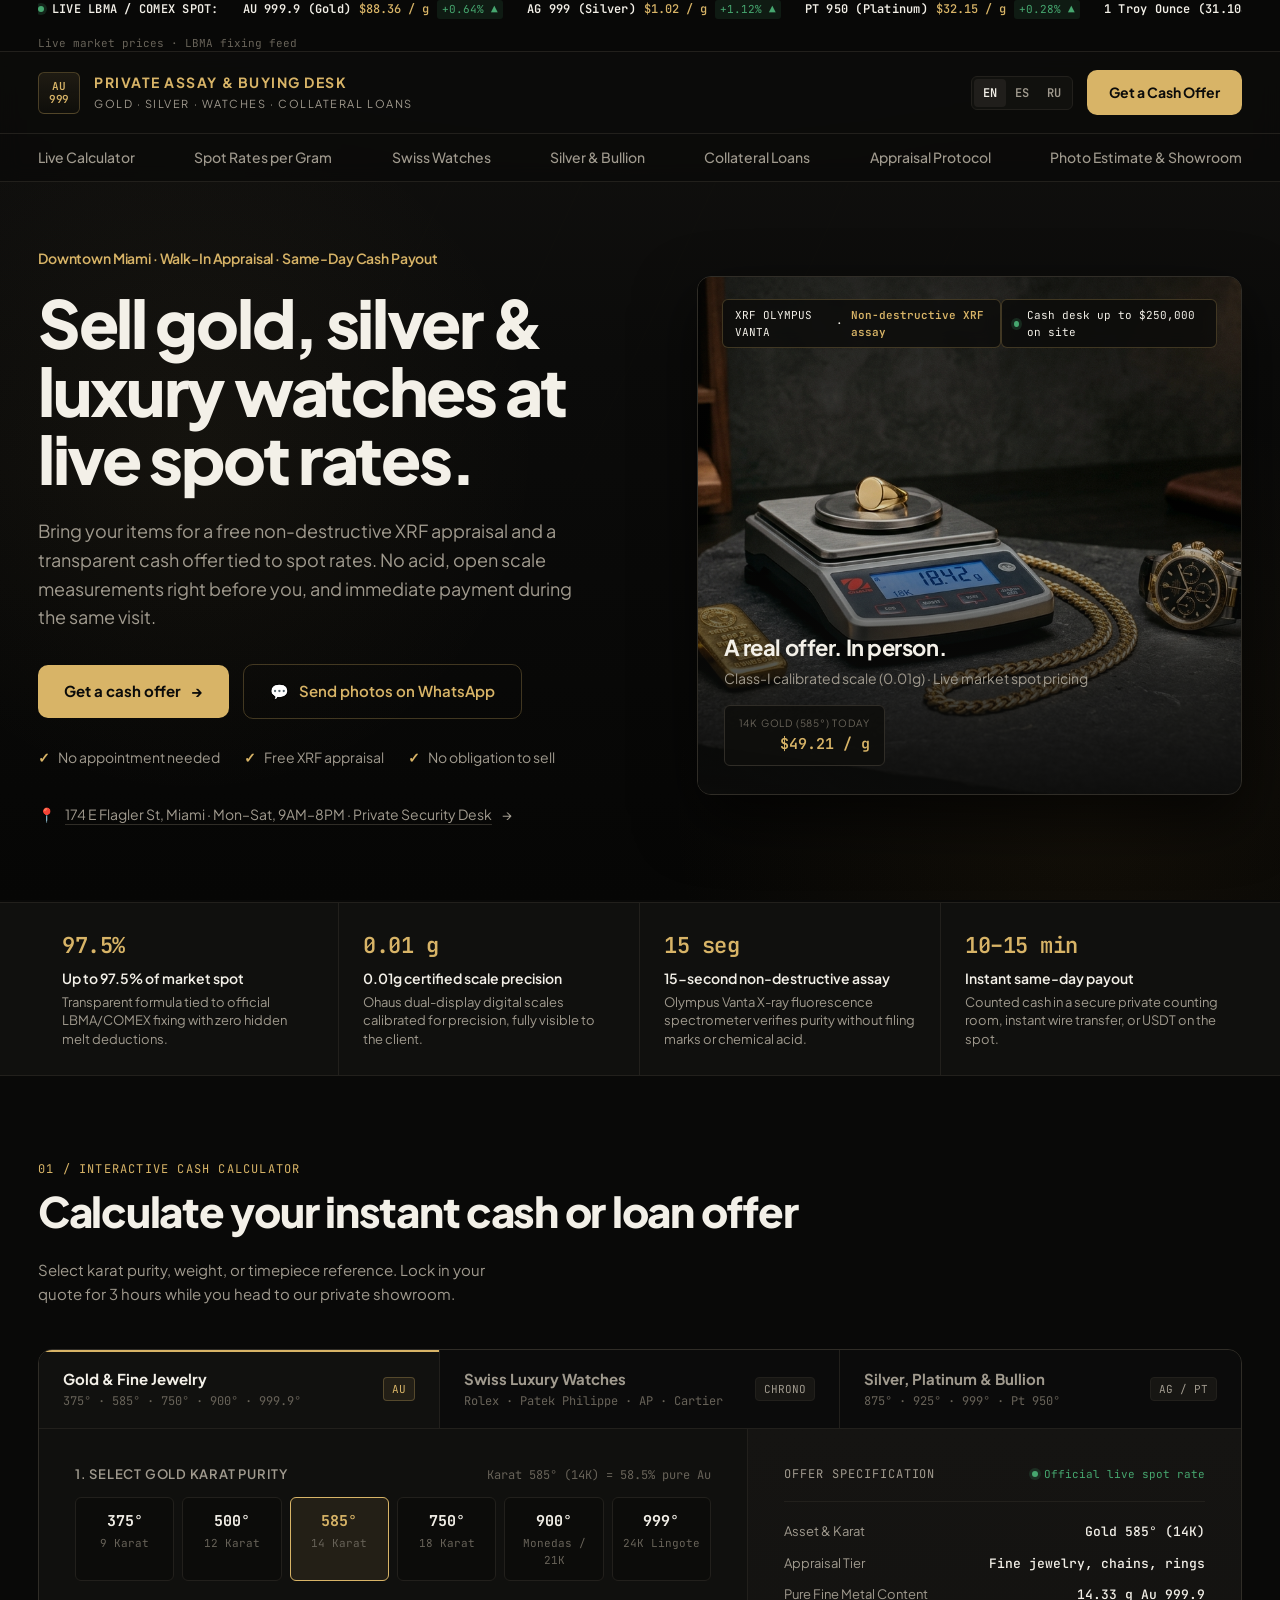
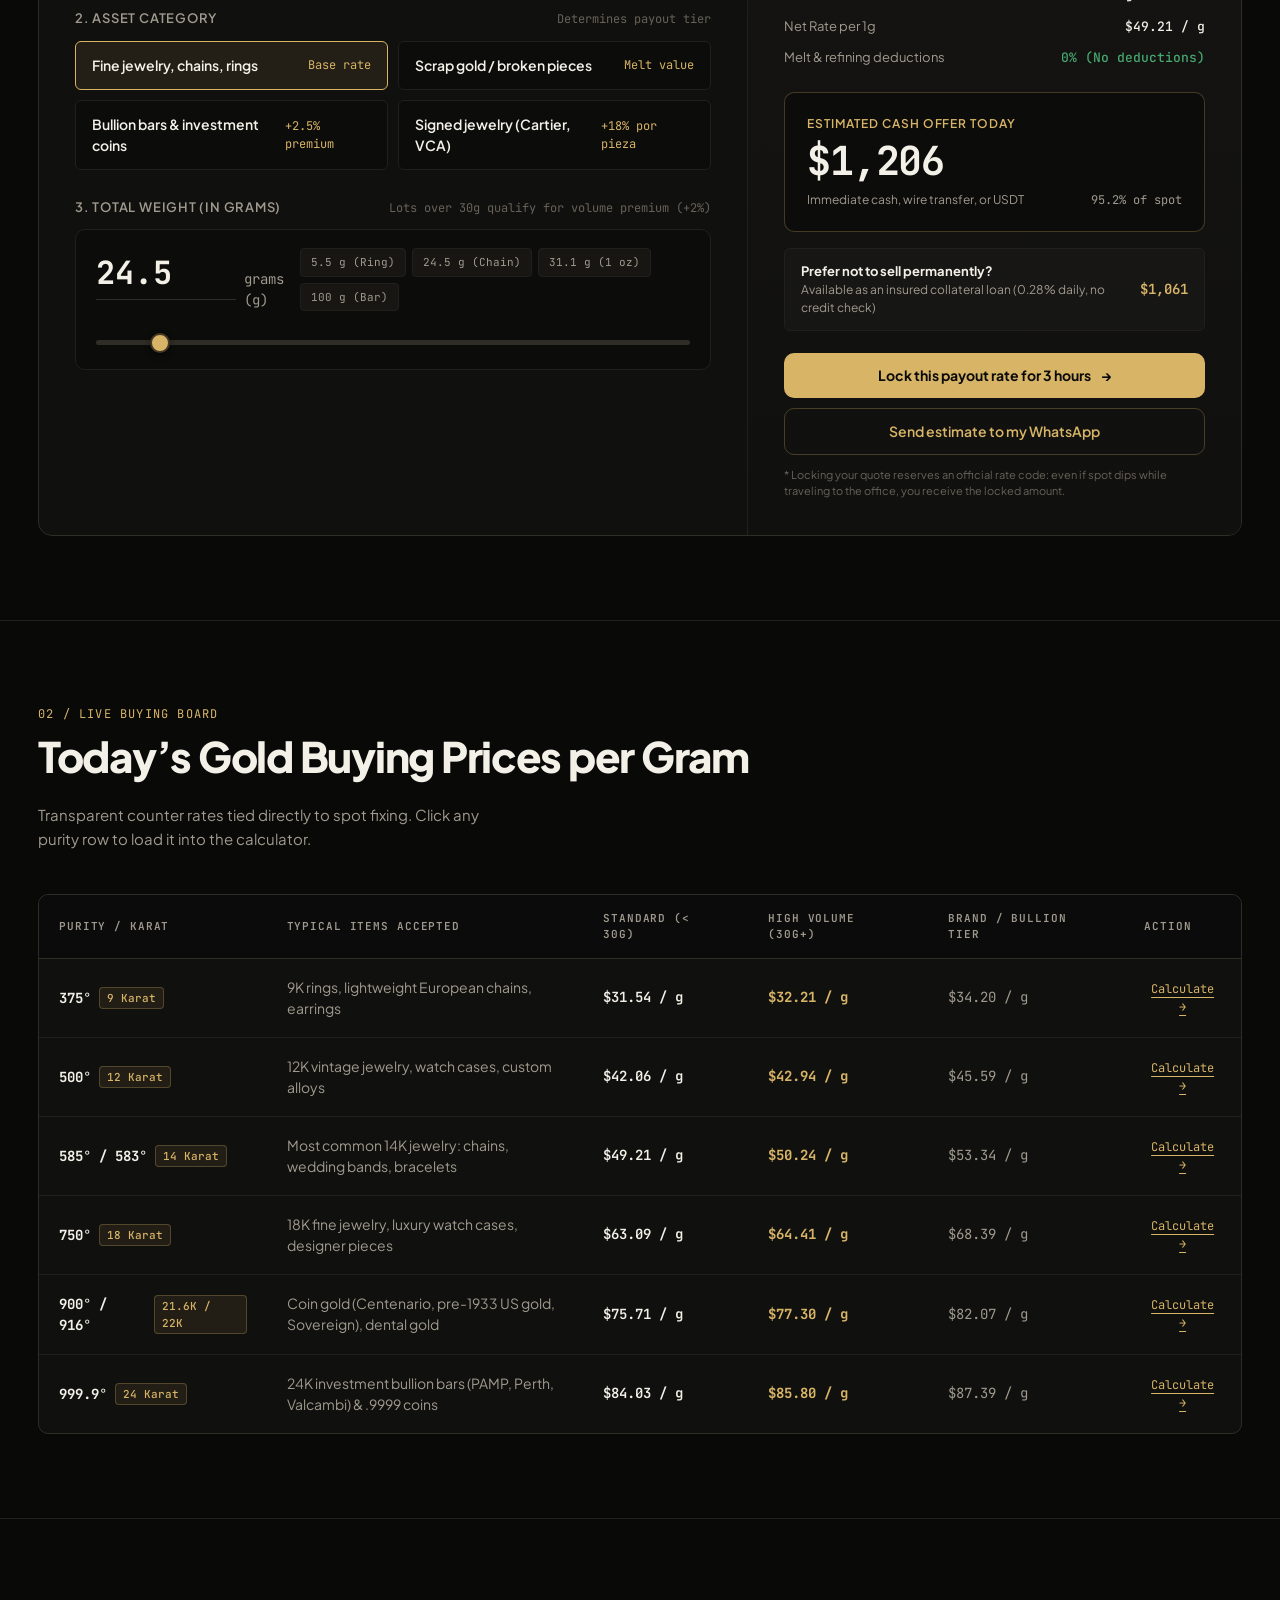
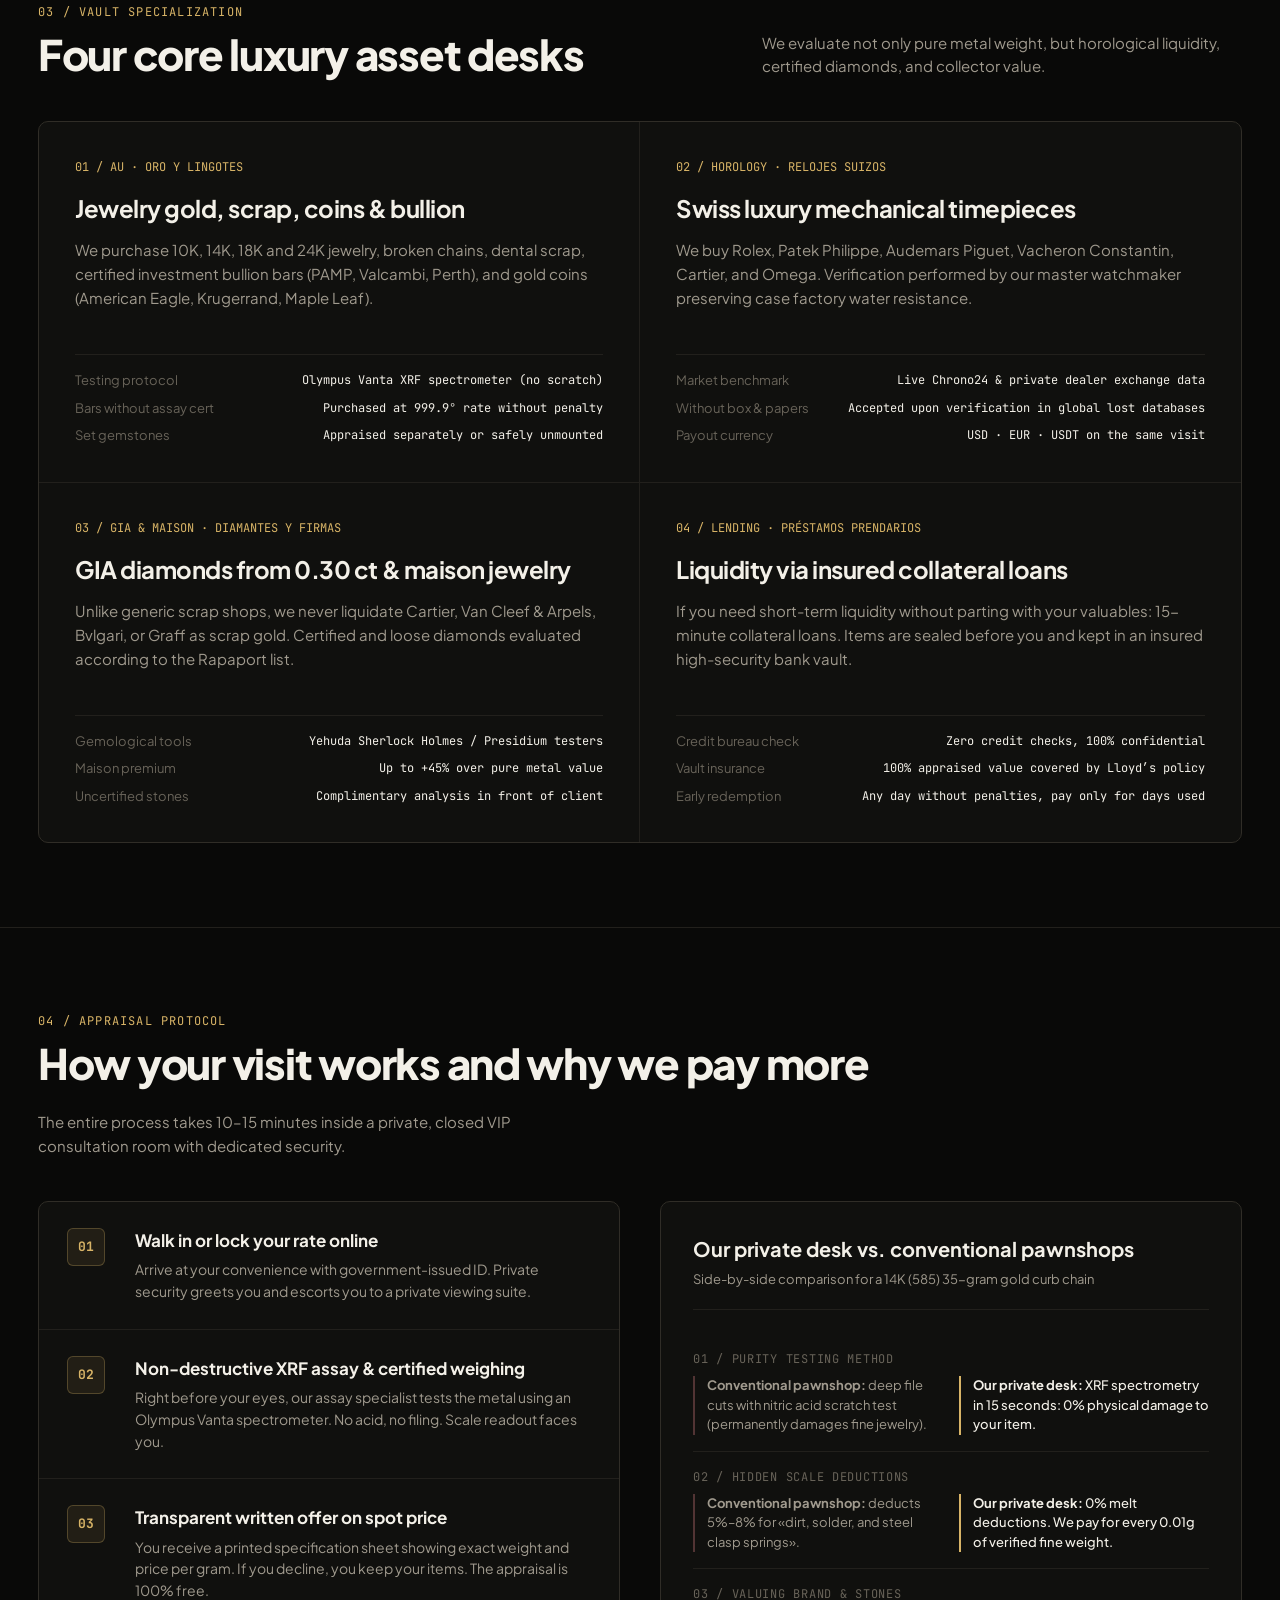
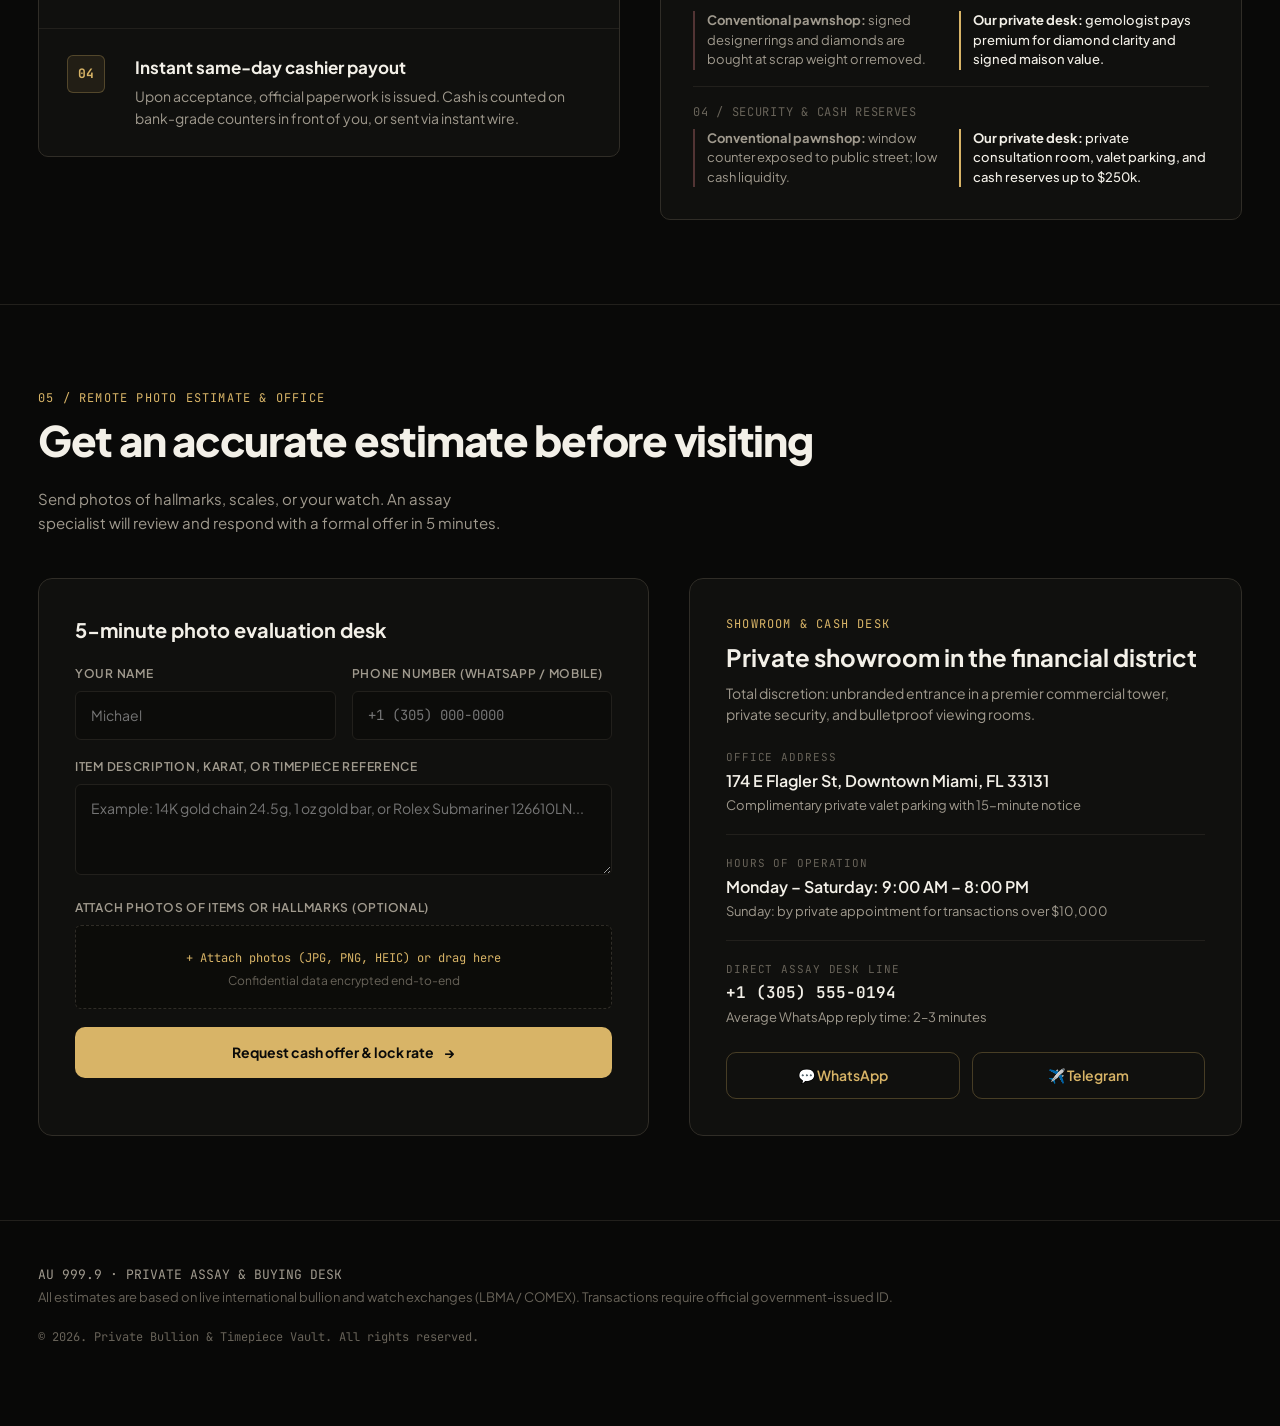
<file: index.html>
<!DOCTYPE html>
<html lang="en">
<head>
  <meta charset="UTF-8" />
  <meta name="viewport" content="width=device-width, initial-scale=1.0" />
  <title data-i18n="page_title">Private Assay & Buying Desk · Gold, Silver & Swiss Timepieces</title>
  <link rel="preconnect" href="https://fonts.googleapis.com">
  <link rel="preconnect" href="https://fonts.gstatic.com" crossorigin>
  <link href="https://fonts.googleapis.com/css2?family=Instrument+Serif:ital@0;1&family=JetBrains+Mono:wght@400;500;600;700&family=Plus+Jakarta+Sans:wght@400;500;600;700;800&display=swap" rel="stylesheet">
  <link rel="stylesheet" href="./styles.css" />
</head>
<body>

  <!-- ULTRA-LIGHTWEIGHT STATIC LUXURY BACKGROUND (0% CPU / NO LAG) -->
  <div class="vault-bg" aria-hidden="true"></div>

  <div class="page-content">
  <!-- TOP LIVE SPOT TICKER BAR -->
  <div class="spot-strip">
    <div class="container spot-strip-inner">
      <div class="spot-tickers">
        <div class="spot-item">
          <span class="spot-dot"></span>
          <span class="spot-symbol" data-i18n="spot_label">FIJACIÓN LBMA / COMEX:</span>
        </div>
        <div class="spot-item">
          <span class="spot-symbol" data-i18n="spot_au_name">AU 999.9 (Oro)</span>
          <span class="spot-price" id="ticker-au">$88.36/g</span>
          <span class="spot-delta">+0.64% ▲</span>
        </div>
        <div class="spot-item">
          <span class="spot-symbol" data-i18n="spot_ag_name">AG 999 (Plata)</span>
          <span class="spot-price" id="ticker-ag">$1.02/g</span>
          <span class="spot-delta">+1.12% ▲</span>
        </div>
        <div class="spot-item">
          <span class="spot-symbol" data-i18n="spot_pt_name">PT 950 (Platino)</span>
          <span class="spot-price" id="ticker-pt">$32.15/g</span>
          <span class="spot-delta">+0.28% ▲</span>
        </div>
        <div class="spot-item">
          <span class="spot-symbol" data-i18n="spot_oz_name">1 Onza Troy (31.1035 g)</span>
          <span class="spot-price" id="ticker-oz">$2,748.50</span>
        </div>
      </div>
      <div class="spot-meta">
        <span class="spot-source" id="spot-updated-time" data-i18n="spot_updated_text">Cotizaciones en tiempo real · Fixing internacional</span>
      </div>
    </div>
  </div>

  <!-- SITE HEADER (INSPIRED BY IRON EAGLE RESERVE LAYOUT, UNBRANDED LUXURY) -->
  <header class="site-header">
    <div class="container">
      <div class="header-top">
        <a href="#" class="brand-mark">
          <div class="hallmark-stamp" title="Contrastes de ensayo AU 999.9">
            AU<br>999
          </div>
          <div class="brand-text-wrap">
            <span class="brand-title" id="editable-brand-title" data-i18n="brand_title">MESA PRIVADA DE TASACIÓN</span>
            <span class="brand-subtitle" id="editable-brand-sub" data-i18n="brand_subtitle">ORO · PLATA · RELOJES SUIZOS · PRÉSTAMOS</span>
          </div>
        </a>

        <div class="header-actions">
          <div class="lang-switch" aria-label="Language">
            <button type="button" class="switch-btn active" data-lang="en" id="btn-lang-en">EN</button>
            <button type="button" class="switch-btn" data-lang="es" id="btn-lang-es">ES</button>
            <button type="button" class="switch-btn" data-lang="ru" id="btn-lang-ru">RU</button>
          </div>

          <a href="#calculator-section" class="btn-gold header-cta-btn" data-i18n="header_cta">Get a Cash Offer</a>
        </div>
      </div>
    </div>

    <div class="header-nav-bar">
      <div class="container">
        <nav class="header-nav">
          <a href="#calculator-section" class="nav-link" data-i18n="nav_calc">Calculadora en Vivo</a>
          <a href="#rates-section" class="nav-link" data-i18n="nav_gold">Precios por Gramo</a>
          <a href="#categories-section" class="nav-link" data-i18n="nav_watches">Relojes Suizos</a>
          <a href="#categories-section" class="nav-link" data-i18n="nav_silver">Plata y Lingotes</a>
          <a href="#categories-section" class="nav-link" data-i18n="nav_loans">Préstamos Prendarios</a>
          <a href="#protocol-section" class="nav-link" data-i18n="nav_protocol">Protocolo de Ensayo</a>
          <a href="#contact-section" class="nav-link" data-i18n="nav_contact">Tasación por Foto y Despacho</a>
        </nav>
      </div>
    </div>
  </header>

  <!-- HERO SECTION -->
  <section class="hero-section">
    <div class="container">
      <div class="hero-grid">
        <!-- Left Column -->
        <div class="hero-copy">
          <div class="hero-eyebrow" id="hero-eyebrow" data-i18n="hero_eyebrow">
            Downtown Miami · Evaluación Inmediata · Pago el Mismo Día
          </div>

          <h1 class="hero-title" data-i18n="hero_title">
            Venda oro, plata y relojes suizos al precio spot del mercado.
          </h1>

          <p class="hero-lead" data-i18n="hero_lead">
            Traiga sus piezas para una tasación gratuita no destructiva por espectrometría XRF y una oferta clara en efectivo. Sin ácidos ni raspaduras, pesaje transparente frente a usted y pago inmediato durante su visita.
          </p>

          <div class="hero-cta-row">
            <a href="#calculator-section" class="btn-gold">
              <span data-i18n="hero_btn_primary">Calcular oferta en efectivo</span>
              <span>→</span>
            </a>
            <button type="button" class="btn-outline-gold" id="open-photo-modal-btn">
              <span>💬</span>
              <span data-i18n="hero_btn_whatsapp">Enviar fotos por WhatsApp</span>
            </button>
          </div>

          <div class="hero-trust-row">
            <div class="trust-item">
              <span class="trust-check">✓</span>
              <span data-i18n="trust_1">Sin cita previa (Walk-ins bienvenidos)</span>
            </div>
            <div class="trust-item">
              <span class="trust-check">✓</span>
              <span data-i18n="trust_2">Tasación XRF gratuita</span>
            </div>
            <div class="trust-item">
              <span class="trust-check">✓</span>
              <span data-i18n="trust_3">Sin obligación de venta</span>
            </div>
          </div>

          <a href="#contact-section" class="hero-location-link">
            <span>📍</span>
            <span class="hero-location-text" id="hero-address-line" data-i18n="hero_address">
              174 E Flagler St, Miami · Lun–Sáb, 9:00–20:00 · Sala de Seguridad Privada
            </span>
            <span>→</span>
          </a>
        </div>

        <!-- Right Column: Studio Desk Photograph -->
        <div class="hero-visual-card">
          <img
            src="./hero-desk.jpg"
            alt="Mesa de ensayo de metales preciosos y alta relojería"
            class="hero-visual-img"
          />
          <div class="hero-visual-overlay"></div>

          <div class="hero-visual-top">
            <div class="assay-badge">
              <span>XRF OLYMPUS VANTA</span>
              <span>·</span>
              <span class="assay-badge-gold" data-i18n="badge_no_acid">Sin cortes ni ácidos</span>
            </div>
            <div class="assay-badge">
              <span class="spot-dot"></span>
              <span id="badge-cash-desk-text" data-i18n="badge_cash_desk">Fondo de caja hasta $250,000</span>
            </div>
          </div>

          <div class="hero-visual-bottom">
            <div class="hero-visual-caption">
              <h3 data-i18n="photo_caption_title">Una oferta real. En persona.</h3>
              <p id="photo-caption-sub" data-i18n="photo_caption_sub">Báscula certificada de precisión Clase I (0.01 g) · Precio spot en tiempo real</p>
            </div>
            <div class="hero-live-scale-pill">
              <span class="scale-pill-label" data-i18n="scale_pill_label">Oro 14K (585°) hoy</span>
              <span class="scale-pill-value" id="hero-pill-585">$49.50 / g</span>
            </div>
          </div>
        </div>
      </div>
    </div>
  </section>

  <!-- KEY GUARANTEES LEDGER STRIP -->
  <div class="ledger-strip">
    <div class="container">
      <div class="ledger-grid">
        <div class="ledger-cell">
          <div class="ledger-num tabular">97.5%</div>
          <div class="ledger-title" data-i18n="ledger_1_title">Sobre el precio spot de mercado</div>
          <div class="ledger-desc" data-i18n="ledger_1_desc">Fórmula de tasación transparente ligada al fixing de bolsa internacional, sin comisiones ocultas por merma.</div>
        </div>
        <div class="ledger-cell">
          <div class="ledger-num tabular">0.01 g</div>
          <div class="ledger-title" data-i18n="ledger_2_title">Precisión metrológica certificada</div>
          <div class="ledger-desc" data-i18n="ledger_2_desc">Básculas de laboratorio Ohaus con pantalla digital dual orientada al cliente y calibración periódica oficial.</div>
        </div>
        <div class="ledger-cell">
          <div class="ledger-num tabular">15 seg</div>
          <div class="ledger-title" data-i18n="ledger_3_title">Análisis espectral no destructivo</div>
          <div class="ledger-desc" data-i18n="ledger_3_desc">Determinamos la composición exacta de la aleación mediante fluorescencia de rayos X sin rayar su pieza.</div>
        </div>
        <div class="ledger-cell">
          <div class="ledger-num tabular">10–15 min</div>
          <div class="ledger-title" data-i18n="ledger_4_title">Liquidación en efectivo o transferencia</div>
          <div class="ledger-desc" data-i18n="ledger_4_desc">Pago en efectivo verificado con contador bancario, transferencia bancaria inmediata o criptoactivos (USDT).</div>
        </div>
      </div>
    </div>
  </div>

  <!-- INTERACTIVE CALCULATOR SECTION -->
  <section class="section" id="calculator-section">
    <div class="container">
      <div class="section-header">
        <div>
          <span class="section-kicker" data-i18n="calc_kicker">01 / CALCULADORA INTERACTIVA DE PAGO</span>
          <h2 class="section-title" data-i18n="calc_title">Cálculo de oferta vinculado al precio spot</h2>
        </div>
        <p class="section-subtitle" data-i18n="calc_subtitle">
          Seleccione la pureza del oro, peso o modelo de reloj. Conozca su oferta neta y fije la cotización durante 3 horas mientras acude a nuestro despacho.
        </p>
      </div>

      <div class="calc-shell">
        <!-- 3 Mode Tabs -->
        <div class="calc-tabs" role="tablist">
          <button type="button" class="calc-tab active" data-tab="gold" role="tab">
            <div>
              <span class="calc-tab-title" data-i18n="tab_gold_title">Oro y Joyería Fina</span>
              <span class="calc-tab-sub" data-i18n="tab_gold_sub">375° · 585° · 750° · 900° · 999.9°</span>
            </div>
            <span class="calc-tab-tag">AU</span>
          </button>

          <button type="button" class="calc-tab" data-tab="watches" role="tab">
            <div>
              <span class="calc-tab-title" data-i18n="tab_watches_title">Relojes Suizos de Lujo</span>
              <span class="calc-tab-sub" data-i18n="tab_watches_sub">Rolex · Patek Philippe · AP · Cartier</span>
            </div>
            <span class="calc-tab-tag">CHRONO</span>
          </button>

          <button type="button" class="calc-tab" data-tab="silver" role="tab">
            <div>
              <span class="calc-tab-title" data-i18n="tab_silver_title">Plata, Platino y Monedas</span>
              <span class="calc-tab-sub" data-i18n="tab_silver_sub">875° · 925° · 999° · Pt 950°</span>
            </div>
            <span class="calc-tab-tag">AG / PT</span>
          </button>
        </div>

        <div class="calc-body">
          <!-- LEFT: CONTROLS -->
          <div class="calc-controls">

            <!-- MODE 1: GOLD CONTROLS -->
            <div id="panel-gold" class="calc-mode-panel">
              <div class="control-group">
                <div class="control-label-row">
                  <span class="control-label" data-i18n="lbl_select_purity">1. Seleccione la pureza del oro (Quilates)</span>
                  <span class="control-hint" id="purity-hint">Oro 14K (585) = 58.5% Au puro</span>
                </div>
                <div class="karat-grid" id="gold-karat-grid">
                  <button type="button" class="karat-btn" data-purity="0.375" data-label="375° (9K)">
                    <span class="karat-main">375°</span>
                    <span class="karat-sub">9 Karat</span>
                  </button>
                  <button type="button" class="karat-btn" data-purity="0.500" data-label="500° (12K)">
                    <span class="karat-main">500°</span>
                    <span class="karat-sub">12 Karat</span>
                  </button>
                  <button type="button" class="karat-btn active" data-purity="0.585" data-label="585° (14K)">
                    <span class="karat-main">585°</span>
                    <span class="karat-sub">14 Karat</span>
                  </button>
                  <button type="button" class="karat-btn" data-purity="0.750" data-label="750° (18K)">
                    <span class="karat-main">750°</span>
                    <span class="karat-sub">18 Karat</span>
                  </button>
                  <button type="button" class="karat-btn" data-purity="0.900" data-label="900° (21.6K)">
                    <span class="karat-main">900°</span>
                    <span class="karat-sub">Monedas / 21K</span>
                  </button>
                  <button type="button" class="karat-btn" data-purity="0.999" data-label="999.9° (24K)">
                    <span class="karat-main">999°</span>
                    <span class="karat-sub">24K Lingote</span>
                  </button>
                </div>
              </div>

              <div class="control-group">
                <div class="control-label-row">
                  <span class="control-label" data-i18n="lbl_item_category">2. Tipo de pieza y categoría</span>
                  <span class="control-hint" data-i18n="lbl_item_category_hint">Determina el factor de tasación</span>
                </div>
                <div class="category-pills" id="gold-category-grid">
                  <button type="button" class="cat-pill active" data-mult="1.0" data-cat-id="jewelry">
                    <span class="cat-pill-name" data-i18n="cat_jewelry">Joyería fina, cadenas, anillos</span>
                    <span class="cat-pill-rate" data-i18n="cat_rate_base">Tarifa base</span>
                  </button>
                  <button type="button" class="cat-pill" data-mult="0.97" data-cat-id="scrap">
                    <span class="cat-pill-name" data-i18n="cat_scrap">Oro chatarra / piezas rotas</span>
                    <span class="cat-pill-rate" data-i18n="cat_rate_melt">Por metal fino</span>
                  </button>
                  <button type="button" class="cat-pill" data-mult="1.025" data-cat-id="bullion">
                    <span class="cat-pill-name" data-i18n="cat_bullion">Lingotes y monedas de inversión</span>
                    <span class="cat-pill-rate">+2.5% premium</span>
                  </button>
                  <button type="button" class="cat-pill" data-mult="1.18" data-cat-id="branded">
                    <span class="cat-pill-name" data-i18n="cat_branded">Joyería de marca (Cartier, VCA)</span>
                    <span class="cat-pill-rate">+18% por pieza</span>
                  </button>
                </div>
              </div>

              <div class="control-group">
                <div class="control-label-row">
                  <span class="control-label" data-i18n="lbl_weight">3. Peso total (en gramos)</span>
                  <span class="control-hint" id="volume-tier-hint" data-i18n="lbl_tier_hint">A partir de 30 g aplica tarifa mayorista (+2%)</span>
                </div>
                <div class="weight-box">
                  <div class="weight-top-row">
                    <div class="weight-input-wrap">
                      <input
                        type="number"
                        id="gold-weight-input"
                        class="weight-number-input tabular"
                        value="24.5"
                        min="0.5"
                        max="5000"
                        step="0.5"
                      />
                      <span class="weight-unit-label" data-i18n="unit_grams">gramos (g)</span>
                    </div>
                    <div class="weight-presets">
                      <button type="button" class="preset-chip" data-weight="5.5" data-i18n="preset_ring">5.5 g (Anillo)</button>
                      <button type="button" class="preset-chip" data-weight="24.5" data-i18n="preset_chain">24.5 g (Cadena)</button>
                      <button type="button" class="preset-chip" data-weight="31.1">31.1 g (1 oz)</button>
                      <button type="button" class="preset-chip" data-weight="100" data-i18n="preset_bar">100 g (Lingote)</button>
                    </div>
                  </div>
                  <input
                    type="range"
                    id="gold-weight-slider"
                    class="range-slider"
                    min="1"
                    max="250"
                    step="0.5"
                    value="24.5"
                  />
                </div>
              </div>
            </div>

            <!-- MODE 2: LUXURY WATCHES CONTROLS -->
            <div id="panel-watches" class="calc-mode-panel" style="display: none;">
              <div class="control-group">
                <div class="control-label-row">
                  <span class="control-label" data-i18n="lbl_watch_model">1. Seleccione la manufactura y referencia</span>
                  <span class="control-hint" data-i18n="lbl_watch_index_hint">Índice en tiempo real Chrono24</span>
                </div>
                <select id="watch-model-select" class="custom-select">
                  <option value="rolex_sub" data-usd="11200" data-name="Rolex Submariner Date 41mm (Ref. 126610LN)">Rolex — Submariner Date 41mm (Ref. 126610LN)</option>
                  <option value="rolex_dj" data-usd="9400" data-name="Rolex Datejust 41 Fluted / Jubilee (Ref. 126334)">Rolex — Datejust 41 Fluted / Jubilee (Ref. 126334)</option>
                  <option value="rolex_daytona" data-usd="24500" data-name="Rolex Cosmograph Daytona Steel (Ref. 116500LN)">Rolex — Cosmograph Daytona Steel (Ref. 116500LN)</option>
                  <option value="rolex_gmt" data-usd="17800" data-name="Rolex GMT-Master II Pepsi (Ref. 126710BLRO)">Rolex — GMT-Master II "Pepsi" (Ref. 126710BLRO)</option>
                  <option value="rolex_dd" data-usd="33500" data-name="Rolex Day-Date 40 Yellow Gold (Ref. 228238)">Rolex — Day-Date 40 Yellow Gold 18K (Ref. 228238)</option>
                  <option value="ap_ro" data-usd="34000" data-name="Audemars Piguet Royal Oak 41mm (Ref. 15500ST)">Audemars Piguet — Royal Oak Selfwinding 41mm (Ref. 15500ST)</option>
                  <option value="pp_nautilus" data-usd="82000" data-name="Patek Philippe Nautilus (Ref. 5711/1A-010)">Patek Philippe — Nautilus Steel (Ref. 5711/1A-010)</option>
                  <option value="pp_aquanaut" data-usd="49000" data-name="Patek Philippe Aquanaut (Ref. 5167A-001)">Patek Philippe — Aquanaut 40mm (Ref. 5167A-001)</option>
                  <option value="cartier_santos" data-usd="5600" data-name="Cartier Santos de Cartier Large (Ref. WSSA0018)">Cartier — Santos de Cartier Large (Ref. WSSA0018)</option>
                  <option value="omega_speedy" data-usd="5100" data-name="Omega Speedmaster Moonwatch Co-Axial (Ref. 310.30.42.50)">Omega — Speedmaster Moonwatch Co-Axial (Ref. 310.30.42.50)</option>
                </select>
              </div>

              <div class="control-group">
                <div class="control-label-row">
                  <span class="control-label" data-i18n="lbl_watch_set">2. Dotación (Caja y Documentación)</span>
                </div>
                <div class="category-pills" id="watch-set-grid">
                  <button type="button" class="cat-pill active" data-set-mult="1.0" data-set-id="full">
                    <span class="cat-pill-name" data-i18n="watch_set_full">Set Completo (Caja + Garantía)</span>
                    <span class="cat-pill-rate">100% cotización</span>
                  </button>
                  <button type="button" class="cat-pill" data-set-mult="0.93" data-set-id="papers">
                    <span class="cat-pill-name" data-i18n="watch_set_papers">Reloj + Documentos (sin caja)</span>
                    <span class="cat-pill-rate">-7%</span>
                  </button>
                  <button type="button" class="cat-pill" data-set-mult="0.91" data-set-id="box">
                    <span class="cat-pill-name" data-i18n="watch_set_box">Reloj + Caja (sin tarjeta)</span>
                    <span class="cat-pill-rate">-9%</span>
                  </button>
                  <button type="button" class="cat-pill" data-set-mult="0.85" data-set-id="watch">
                    <span class="cat-pill-name" data-i18n="watch_set_only">Solo el reloj (Watch only)</span>
                    <span class="cat-pill-rate">-15%</span>
                  </button>
                </div>
              </div>

              <div class="control-group">
                <div class="control-label-row">
                  <span class="control-label" data-i18n="lbl_watch_cond">3. Estado de conservación</span>
                </div>
                <div class="category-pills" id="watch-cond-grid">
                  <button type="button" class="cat-pill" data-cond-mult="1.06" data-cond-id="unworn">
                    <span class="cat-pill-name" data-i18n="watch_cond_unworn">Nuevo / Sin estrenar (Unworn)</span>
                    <span class="cat-pill-rate">+6% prima</span>
                  </button>
                  <button type="button" class="cat-pill active" data-cond-mult="1.0" data-cond-id="excellent">
                    <span class="cat-pill-name" data-i18n="watch_cond_excellent">Excelente (sin pulido)</span>
                    <span class="cat-pill-rate">Precio base</span>
                  </button>
                  <button type="button" class="cat-pill" data-cond-mult="0.92" data-cond-id="good">
                    <span class="cat-pill-name" data-i18n="watch_cond_good">Marcas normales de uso</span>
                    <span class="cat-pill-rate">-8%</span>
                  </button>
                  <button type="button" class="cat-pill" data-cond-mult="0.83" data-cond-id="service">
                    <span class="cat-pill-name" data-i18n="watch_cond_service">Requiere revisión mecánica</span>
                    <span class="cat-pill-rate">-17%</span>
                  </button>
                </div>
              </div>
            </div>

            <!-- MODE 3: SILVER & PLATINUM CONTROLS -->
            <div id="panel-silver" class="calc-mode-panel" style="display: none;">
              <div class="control-group">
                <div class="control-label-row">
                  <span class="control-label" data-i18n="lbl_silver_metal">1. Seleccione metal y pureza</span>
                </div>
                <div class="category-pills" id="silver-metal-grid">
                  <button type="button" class="cat-pill active" data-metal="ag925">
                    <span class="cat-pill-name" data-i18n="silver_925">Plata 925° (Sterling / Joyas)</span>
                    <span class="cat-pill-rate">Joyería / Cubertería</span>
                  </button>
                  <button type="button" class="cat-pill" data-metal="ag999">
                    <span class="cat-pill-name" data-i18n="silver_999">Plata 999° (Lingotes y monedas)</span>
                    <span class="cat-pill-rate">Inversión pura</span>
                  </button>
                  <button type="button" class="cat-pill" data-metal="ag875">
                    <span class="cat-pill-name" data-i18n="silver_875">Plata 875° (Vintage y vajilla)</span>
                    <span class="cat-pill-rate">Antigüedades</span>
                  </button>
                  <button type="button" class="cat-pill" data-metal="pt950">
                    <span class="cat-pill-name" data-i18n="plat_950">Platino 950° (Platinum)</span>
                    <span class="cat-pill-rate">Alta joyería / Lingotes</span>
                  </button>
                </div>
              </div>

              <div class="control-group">
                <div class="control-label-row">
                  <span class="control-label" data-i18n="lbl_silver_weight">2. Peso del lote (en gramos)</span>
                </div>
                <div class="weight-box">
                  <div class="weight-top-row">
                    <div class="weight-input-wrap">
                      <input
                        type="number"
                        id="silver-weight-input"
                        class="weight-number-input tabular"
                        value="250"
                        min="5"
                        max="25000"
                        step="5"
                      />
                      <span class="weight-unit-label" data-i18n="unit_grams">gramos (g)</span>
                    </div>
                    <div class="weight-presets">
                      <button type="button" class="preset-chip silver-preset" data-sweight="50">50 g</button>
                      <button type="button" class="preset-chip silver-preset" data-sweight="250" data-i18n="preset_set">250 g (Juego)</button>
                      <button type="button" class="preset-chip silver-preset" data-sweight="1000" data-i18n="preset_kilo">1 000 g (1 kg)</button>
                    </div>
                  </div>
                  <input
                    type="range"
                    id="silver-weight-slider"
                    class="range-slider"
                    min="10"
                    max="2000"
                    step="10"
                    value="250"
                  />
                </div>
              </div>
            </div>

          </div>

          <!-- RIGHT: TRANSPARENT ASSAY RECEIPT -->
          <div class="calc-receipt">
            <div>
              <div class="receipt-header">
                <span class="receipt-title" data-i18n="receipt_header">ESPECIFICACIÓN DE LA OFERTA</span>
                <span class="receipt-status">
                  <span class="spot-dot"></span>
                  <span data-i18n="receipt_live">Cotización spot oficial</span>
                </span>
              </div>

              <div class="receipt-rows">
                <div class="receipt-row">
                  <span class="receipt-row-label" id="rec-label-1" data-i18n="rec_lbl_1">Activo y pureza</span>
                  <span class="receipt-row-val" id="rec-val-1">Oro 585° (14K)</span>
                </div>
                <div class="receipt-row">
                  <span class="receipt-row-label" id="rec-label-2" data-i18n="rec_lbl_2">Categoría de tasación</span>
                  <span class="receipt-row-val" id="rec-val-2">Joyería fina</span>
                </div>
                <div class="receipt-row">
                  <span class="receipt-row-label" id="rec-label-3" data-i18n="rec_lbl_3">Contenido de metal fino</span>
                  <span class="receipt-row-val" id="rec-val-3">14.33 g Au 999.9</span>
                </div>
                <div class="receipt-row">
                  <span class="receipt-row-label" id="rec-label-4" data-i18n="rec_lbl_4">Precio neto por 1g</span>
                  <span class="receipt-row-val" id="rec-val-4">$49.50 / g</span>
                </div>
                <div class="receipt-row">
                  <span class="receipt-row-label" id="rec-label-5" data-i18n="rec_lbl_5">Deducciones por merma</span>
                  <span class="receipt-row-val" style="color: var(--spot-up);" data-i18n="rec_no_deductions">0% (Sin deducciones)</span>
                </div>
              </div>

              <div class="receipt-payout-box">
                <span class="payout-label" data-i18n="payout_label">OFERTA NETA ESTIMADA EN EL ACTO</span>
                <div class="payout-amount tabular" id="final-payout-display">$1,212.75</div>
                <div class="payout-sub">
                  <span data-i18n="payout_method">Efectivo en caja, transferencia wire o USDT</span>
                  <span class="mono" id="payout-rate-percent">95.2% del spot</span>
                </div>
              </div>

              <div class="loan-alternative-box">
                <div class="loan-alt-text">
                  <strong data-i18n="loan_alt_title">¿Prefiere no vender su pieza definitivamente?</strong>
                  <span data-i18n="loan_alt_sub">Disponible como préstamo garantizado en bóveda asegurada (0.28% diario)</span>
                </div>
                <div class="loan-alt-val tabular" id="loan-payout-display">$1,067.00</div>
              </div>
            </div>

            <div>
              <div class="receipt-actions">
                <button type="button" class="btn-gold" id="lock-offer-btn">
                  <span data-i18n="btn_lock_rate">Fijar cotización por 3 horas</span>
                  <span>→</span>
                </button>
                <button type="button" class="btn-outline-gold" id="send-calc-whatsapp-btn">
                  <span data-i18n="btn_send_calc">Enviar cálculo a mi WhatsApp</span>
                </button>
              </div>
              <p class="receipt-footnote" data-i18n="receipt_footnote">
                * Al fijar la cotización se emite un código de reserva: si el oro baja mientras viene a la oficina, le pagamos el valor acordado.
              </p>
            </div>
          </div>
        </div>
      </div>
    </div>
  </section>

  <!-- LIVE BUYING RATES BOARD (PRICE PER 1 GRAM) -->
  <section class="section" id="rates-section">
    <div class="container">
      <div class="section-header">
        <div>
          <span class="section-kicker" data-i18n="rates_kicker">02 / PIZARRA OFICIAL DE COMPRA</span>
          <h2 class="section-title" data-i18n="rates_title">Precios de compra de oro por gramo</h2>
        </div>
        <p class="section-subtitle" data-i18n="rates_subtitle">
          Precios netos transparentes vinculados al fixing internacional. Haga clic en cualquier pureza para cargarla en la calculadora.
        </p>
      </div>

      <div class="rates-table-wrap">
        <table class="rates-table">
          <thead>
            <tr>
              <th data-i18n="th_purity">Pureza / Quilates</th>
              <th data-i18n="th_examples">Piezas habituales</th>
              <th data-i18n="th_std">Estándar (< 30g)</th>
              <th data-i18n="th_vip">Mayoristas (30g+)</th>
              <th data-i18n="th_bullion">Lingotes / Marcas</th>
              <th data-i18n="th_action">Acción</th>
            </tr>
          </thead>
          <tbody id="rates-table-body">
            <!-- Populated dynamically by app.js -->
          </tbody>
        </table>
      </div>
    </div>
  </section>

  <!-- 4 CORE DIRECTIONS: WHAT WE BUY & LOANS -->
  <section class="section" id="categories-section">
    <div class="container">
      <div class="section-header">
        <div>
          <span class="section-kicker" data-i18n="dirs_kicker">03 / ESPECIALIZACIÓN DE NUESTRA OFICINA</span>
          <h2 class="section-title" data-i18n="dirs_title">Cuatro áreas de gestión de activos de lujo</h2>
        </div>
        <p class="section-subtitle" data-i18n="dirs_subtitle">
          Evaluamos no solo el peso del metal puro, sino la liquidez relojera, diamantes certificados y valor coleccionable.
        </p>
      </div>

      <div class="categories-grid">
        <div class="category-card">
          <div>
            <span class="cat-index">01 / AU · ORO Y LINGOTES</span>
            <h3 class="cat-title" data-i18n="card_1_title">Oro de joyería, chatarra, monedas y lingotes</h3>
            <p class="cat-desc" data-i18n="card_1_desc">
              Aceptamos piezas de 10K, 14K, 18K y 24K, cadenas rotas, oro dental, así como lingotes de banco certificados (PAMP, Valcambi, Argor) y monedas bullion (American Eagle, Krugerrand, Maple Leaf).
            </p>
          </div>
          <div class="cat-specs">
            <div class="cat-spec-item">
              <span class="cat-spec-key" data-i18n="spec_1_k1">Método de ensayo</span>
              <span class="cat-spec-val" data-i18n="spec_1_v1">Espectrómetro XRF Olympus Vanta</span>
            </div>
            <div class="cat-spec-item">
              <span class="cat-spec-key" data-i18n="spec_1_k2">Lingotes sin certificado</span>
              <span class="cat-spec-val" data-i18n="spec_1_v2">Compramos según ley 999.9° sin penalización</span>
            </div>
            <div class="cat-spec-item">
              <span class="cat-spec-key" data-i18n="spec_1_k3">Piedras engastadas</span>
              <span class="cat-spec-val" data-i18n="spec_1_v3">Se tasan aparte o se devuelven intactas</span>
            </div>
          </div>
        </div>

        <div class="category-card">
          <div>
            <span class="cat-index">02 / HOROLOGY · RELOJES SUIZOS</span>
            <h3 class="cat-title" data-i18n="card_2_title">Alta relojería suiza y cronógrafos de lujo</h3>
            <p class="cat-desc" data-i18n="card_2_desc">
              Compramos Rolex, Patek Philippe, Audemars Piguet, Vacheron Constantin, Cartier y Omega. Inspección técnica realizada por maestro relojero sin comprometer la estanqueidad de la caja.
            </p>
          </div>
          <div class="cat-specs">
            <div class="cat-spec-item">
              <span class="cat-spec-key" data-i18n="spec_2_k1">Referencia de mercado</span>
              <span class="cat-spec-val" data-i18n="spec_2_v1">Transacciones reales Chrono24 y bolsas privadas</span>
            </div>
            <div class="cat-spec-item">
              <span class="cat-spec-key" data-i18n="spec_2_k2">Sin caja ni papeles</span>
              <span class="cat-spec-val" data-i18n="spec_2_v2">Aceptamos tras verificación en registros oficiales</span>
            </div>
            <div class="cat-spec-item">
              <span class="cat-spec-key" data-i18n="spec_2_k3">Moneda de pago</span>
              <span class="cat-spec-val" data-i18n="spec_2_v3">USD · EUR · RUB · USDT en el mismo día</span>
            </div>
          </div>
        </div>

        <div class="category-card">
          <div>
            <span class="cat-index">03 / GIA & MAISON · DIAMANTES Y FIRMAS</span>
            <h3 class="cat-title" data-i18n="card_3_title">Diamantes GIA desde 0.30 ct y joyería de firmas</h3>
            <p class="cat-desc" data-i18n="card_3_desc">
              No tratamos piezas de Cartier, Van Cleef & Arpels, Bvlgari o Graff como simple oro para fundir. Diamantes certificados y sueltos valorados según el listado internacional Rapaport.
            </p>
          </div>
          <div class="cat-specs">
            <div class="cat-spec-item">
              <span class="cat-spec-key" data-i18n="spec_3_k1">Equipo gemológico</span>
              <span class="cat-spec-val" data-i18n="spec_3_v1">Yehuda Sherlock Holmes / Presidium</span>
            </div>
            <div class="cat-spec-item">
              <span class="cat-spec-key" data-i18n="spec_3_k2">Prima por firma</span>
              <span class="cat-spec-val" data-i18n="spec_3_v2">Hasta +45% sobre el valor del metal</span>
            </div>
            <div class="cat-spec-item">
              <span class="cat-spec-key" data-i18n="spec_3_k3">Gemas sin certificado</span>
              <span class="cat-spec-val" data-i18n="spec_3_v3">Diagnóstico gratuito en presencia del cliente</span>
            </div>
          </div>
        </div>

        <div class="category-card">
          <div>
            <span class="cat-index">04 / LENDING · PRÉSTAMOS PRENDARIOS</span>
            <h3 class="cat-title" data-i18n="card_4_title">Liquidez mediante préstamos con garantía prendaria</h3>
            <p class="cat-desc" data-i18n="card_4_desc">
              Si necesita liquidez temporal sin desprenderse de sus activos: préstamo prendario en 15 minutos. Sus piezas se precintan en su presencia y quedan en bóveda acorazada asegurada.
            </p>
          </div>
          <div class="cat-specs">
            <div class="cat-spec-item">
              <span class="cat-spec-key" data-i18n="spec_4_k1">Historial crediticio</span>
              <span class="cat-spec-val" data-i18n="spec_4_v1">Sin verificación en burós de crédito</span>
            </div>
            <div class="cat-spec-item">
              <span class="cat-spec-key" data-i18n="spec_4_k2">Seguro de custodia</span>
              <span class="cat-spec-val" data-i18n="spec_4_v2">100% del valor de tasación cubierto</span>
            </div>
            <div class="cat-spec-item">
              <span class="cat-spec-key" data-i18n="spec_4_k3">Cancelación anticipada</span>
              <span class="cat-spec-val" data-i18n="spec_4_v3">En cualquier momento sin penalización</span>
            </div>
          </div>
        </div>
      </div>
    </div>
  </section>

  <!-- TRANSPARENT APPRAISAL PROTOCOL & COMPARISON -->
  <section class="section" id="protocol-section">
    <div class="container">
      <div class="section-header">
        <div>
          <span class="section-kicker" data-i18n="proto_kicker">04 / PROTOCOLO DE TASACIÓN</span>
          <h2 class="section-title" data-i18n="proto_title">Cómo funciona su visita y por qué pagamos más</h2>
        </div>
        <p class="section-subtitle" data-i18n="proto_subtitle">
          El proceso toma entre 10 y 15 minutos en un despacho privado y confidencial, con máxima seguridad.
        </p>
      </div>

      <div class="protocol-split">
        <!-- Left: 4 Steps -->
        <div class="steps-list">
          <div class="step-row">
            <div class="step-num">01</div>
            <div>
              <h3 class="step-title" data-i18n="step_1_title">Visita sin cita o bloqueo de cotización online</h3>
              <p class="step-text" data-i18n="step_1_text">
                Llegue cuando le convenga con su documento de identidad. Servicio de seguridad privado y atención individualizada en sala privada.
              </p>
            </div>
          </div>

          <div class="step-row">
            <div class="step-num">02</div>
            <div>
              <h3 class="step-title" data-i18n="step_2_title">Análisis espectral XRF y pesaje certificado</h3>
              <p class="step-text" data-i18n="step_2_text">
                En su presencia verificamos la ley del metal con espectrómetro Olympus Vanta. Cero ácidos ni cortes. La pantalla de la balanza siempre visible.
              </p>
            </div>
          </div>

          <div class="step-row">
            <div class="step-num">03</div>
            <div>
              <h3 class="step-title" data-i18n="step_3_title">Propuesta abierta según el fixing de bolsa</h3>
              <p class="step-text" data-i18n="step_3_text">
                Recibe un desglose por escrito con peso exacto y precio por gramo. Si no le convence, recupera sus piezas de inmediato. La tasación es 100% gratuita.
              </p>
            </div>
          </div>

          <div class="step-row">
            <div class="step-num">04</div>
            <div>
              <h3 class="step-title" data-i18n="step_4_title">Liquidación inmediata en ventanilla</h3>
              <p class="step-text" data-i18n="step_4_text">
                Si acepta, formalizamos el recibo legal de compra. Efectivo contado en caja o transferencia wire inmediata a su cuenta bancaria.
              </p>
            </div>
          </div>
        </div>

        <!-- Right: Comparison Card -->
        <div class="comparison-card">
          <div class="comp-header">
            <h3 class="comp-title" data-i18n="comp_title">Nuestra oficina frente a casas de empeño convencionales</h3>
            <p class="comp-sub" data-i18n="comp_sub">Comparativa real con una cadena de oro 14K (585) de 35 gramos</p>
          </div>

          <div class="comp-item">
            <div class="comp-topic" data-i18n="comp_t1">01 / ENSAYO DE PUREZA DEL METAL</div>
            <div class="comp-vs-grid">
              <div class="comp-bad">
                <strong data-i18n="comp_bad_1_t">Comercio tradicional:</strong>
                <span data-i18n="comp_bad_1_d">limado profundo con raspador y ácido nítrico (daña el acabado de su joya).</span>
              </div>
              <div class="comp-good">
                <strong data-i18n="comp_good_1_t">Nuestra oficina:</strong>
                <span data-i18n="comp_good_1_d">espectrometría XRF en 15 segundos: 0% alteraciones físicas en su pieza.</span>
              </div>
            </div>
          </div>

          <div class="comp-item">
            <div class="comp-topic" data-i18n="comp_t2">02 / DEDUCCIONES OCULTAS SOBRE EL PESO</div>
            <div class="comp-vs-grid">
              <div class="comp-bad">
                <strong data-i18n="comp_bad_2_t">Comercio tradicional:</strong>
                <span data-i18n="comp_bad_2_d">descuentan entre 5% y 8% por «soldaduras, suciedad y muelle del cierre».</span>
              </div>
              <div class="comp-good">
                <strong data-i18n="comp_good_2_t">Nuestra oficina:</strong>
                <span data-i18n="comp_good_2_d">0% comisiones por merma. Abonamos cada 0.01 g de peso bruto contrastado.</span>
              </div>
            </div>
          </div>

          <div class="comp-item">
            <div class="comp-topic" data-i18n="comp_t3">03 / VALORACIÓN DE GEMAS Y MARCAS</div>
            <div class="comp-vs-grid">
              <div class="comp-bad">
                <strong data-i18n="comp_bad_3_t">Comercio tradicional:</strong>
                <span data-i18n="comp_bad_3_d">anillos de firma y diamantes se computan a precio de chatarra o se descartan.</span>
              </div>
              <div class="comp-good">
                <strong data-i18n="comp_good_3_t">Nuestra oficina:</strong>
                <span data-i18n="comp_good_3_d">tasador gemológico abona sobreprecio por diamantes y manufactura de lujo.</span>
              </div>
            </div>
          </div>

          <div class="comp-item">
            <div class="comp-topic" data-i18n="comp_t4">04 / PRIVACIDAD Y LÍMITES DE CAJA</div>
            <div class="comp-vs-grid">
              <div class="comp-bad">
                <strong data-i18n="comp_bad_4_t">Comercio tradicional:</strong>
                <span data-i18n="comp_bad_4_d">mostrador expuesto a la calle con rejas; fondos limitados a montos pequeños.</span>
              </div>
              <div class="comp-good">
                <strong data-i18n="comp_good_4_t">Nuestra oficina:</strong>
                <span data-i18n="comp_good_4_d">despacho blindado privado, parking custodiado y reserva de caja inmediata de hasta $250k.</span>
              </div>
            </div>
          </div>
        </div>
      </div>
    </div>
  </section>

  <!-- ONLINE PHOTO APPRAISAL & OFFICE CONTACTS -->
  <section class="section" id="contact-section">
    <div class="container">
      <div class="section-header">
        <div>
          <span class="section-kicker" data-i18n="contact_kicker">05 / VALORACIÓN POR FOTO Y CONTACTO</span>
          <h2 class="section-title" data-i18n="contact_title">Conozca el valor antes de venir a la oficina</h2>
        </div>
        <p class="section-subtitle" data-i18n="contact_subtitle">
          Envíe fotos de sus piezas, sellos de pureza o reloj. Un tasador experto le responderá en 5 minutos con una oferta formal.
        </p>
      </div>

      <div class="contact-grid">
        <!-- Left: Photo Appraisal Form -->
        <div class="appraisal-form-card">
          <div style="margin-bottom: 20px;">
            <h3 style="font-size: 20px; font-weight: 700;" data-i18n="form_title">Tasación exprés por foto en 5 minutos</h3>
          </div>

          <form id="lead-form">
            <div class="form-row-2">
              <div class="form-field">
                <label class="field-label" for="lead-name" data-i18n="lbl_your_name">Su nombre</label>
                <input type="text" id="lead-name" class="text-input" placeholder="Carlos" required />
              </div>
              <div class="form-field">
                <label class="field-label" for="lead-phone" data-i18n="lbl_your_phone">Teléfono (WhatsApp / Celular)</label>
                <input type="tel" id="lead-phone" class="text-input mono" placeholder="+1 (305) 000-0000" required />
              </div>
            </div>

            <div class="form-field">
              <label class="field-label" for="lead-desc" data-i18n="lbl_item_desc">Descripción de la pieza, pureza o referencia del reloj</label>
              <textarea
                id="lead-desc"
                rows="3"
                class="textarea-input"
                placeholder="Ejemplo: Cadena de oro 14K de 24.5 g, lingote de 1 oz o reloj Rolex Submariner..."
              ></textarea>
            </div>

            <div class="form-field">
              <label class="field-label" data-i18n="lbl_attach_photo">Fotografías de las piezas o contrastes (opcional)</label>
              <div class="upload-dropzone" id="mock-upload-zone">
                <span class="mono" style="font-size: 12px; color: var(--gold-primary);" id="upload-status-text" data-i18n="upload_placeholder">
                  + Adjuntar fotos (JPG, PNG, HEIC) o arrastre aquí
                </span>
                <p style="font-size: 12px; color: var(--text-muted); margin-top: 4px;" data-i18n="upload_security">
                  Información confidencial cifrada de extremo a extremo
                </p>
              </div>
            </div>

            <button type="submit" class="btn-gold" style="width: 100%; padding: 15px;">
              <span data-i18n="btn_submit_form">Solicitar tasación y fijar cotización</span>
              <span>→</span>
            </button>

            <div id="form-success-banner" style="display: none; margin-top: 16px; padding: 16px; background: rgba(70, 167, 111, 0.12); border: 1px solid var(--spot-up); border-radius: 8px; font-size: 13px;">
              <strong style="color: var(--spot-up); display: block; margin-bottom: 4px;" id="success-code-title">
                ✓ Cotización #AU-8492 fijada con éxito por 3 horas
              </strong>
              <span style="color: var(--text-primary);" id="success-code-desc">
                Nuestro especialista revisa sus datos y le responderá por WhatsApp / SMS en menos de 5 minutos.
              </span>
            </div>
          </form>
        </div>

        <!-- Right: Showroom Details -->
        <div class="office-info-card">
          <div>
            <span class="section-kicker" style="margin-bottom: 6px;">SHOWROOM & CASH DESK</span>
            <h3 style="font-size: 24px; font-weight: 700; margin-bottom: 8px;" data-i18n="office_card_title">
              Despacho privado en el centro financiero
            </h3>
            <p style="font-size: 14px; color: var(--text-secondary);" data-i18n="office_card_sub">
              Privacidad absoluta: acceso discreto sin carteles llamativos, estacionamiento vigilado y sala de operaciones blindada.
            </p>

            <div class="office-details-list">
              <div class="office-detail-row">
                <div class="office-detail-label" data-i18n="lbl_office_addr">DIRECCIÓN DE LA OFICINA</div>
                <div class="office-detail-value" id="contact-address-val">174 E Flagler St, Downtown Miami, FL 33131</div>
                <div class="office-detail-sub" id="contact-parking-val">Estacionamiento privado con valet previo aviso de 15 minutos</div>
              </div>

              <div class="office-detail-row">
                <div class="office-detail-label" data-i18n="lbl_office_hours">HORARIO DE ATENCIÓN</div>
                <div class="office-detail-value" id="contact-hours-val">Lunes a Sábado: 9:00 AM – 8:00 PM</div>
                <div class="office-detail-sub" id="contact-sun-val">Domingo: previa cita para operaciones superiores a $10,000</div>
              </div>

              <div class="office-detail-row">
                <div class="office-detail-label" data-i18n="lbl_office_phone">LÍNEA DIRECTA DEL TASADOR</div>
                <div class="office-detail-value mono" id="contact-phone-val">+1 (305) 555-0194</div>
                <div class="office-detail-sub" data-i18n="contact_response_time">Atención inmediata por WhatsApp en 2–3 minutos</div>
              </div>
            </div>
          </div>

          <div style="display: grid; grid-template-columns: 1fr 1fr; gap: 12px;">
            <a href="https://wa.me/13055550194" target="_blank" rel="noopener" class="btn-outline-gold" style="text-align: center;">
              <span>💬 WhatsApp</span>
            </a>
            <a href="https://t.me/" target="_blank" rel="noopener" class="btn-outline-gold" style="text-align: center;">
              <span>✈️ Telegram</span>
            </a>
          </div>
        </div>
      </div>
    </div>
  </section>

  <!-- FOOTER -->
  <footer class="site-footer">
    <div class="container footer-inner">
      <div>
        <span class="mono" style="color: var(--text-secondary);" data-i18n="footer_legal">AU 999.9 · PRIVATE ASSAY & BUYING DESK</span>
        <p style="margin-top: 4px;" data-i18n="footer_disclaimer">
          Todas las tasaciones son conformes a los estándares internacionales de ensayo y metrología (LBMA / COMEX). Operaciones formalizadas con documento de identidad oficial.
        </p>
      </div>
      <div class="mono" style="font-size: 12px; color: var(--text-muted);">
        <span data-i18n="footer_copy">© 2026. Private Bullion & Timepiece Vault. All rights reserved.</span>
      </div>
    </div>
  </footer>
  </div><!-- /.page-content -->

  <!-- MODAL FOR LOCKING RATE / WHATSAPP QUICK ESTIMATE -->
  <div class="modal-backdrop" id="offer-modal">
    <div class="modal-card">
      <button type="button" class="modal-close" id="close-modal-btn" aria-label="Cerrar">✕</button>
      <span class="section-kicker" style="margin-bottom: 6px;" data-i18n="modal_kicker">FIJACIÓN DE TASA POR 3 HORAS</span>
      <h3 style="font-size: 22px; font-weight: 700; margin-bottom: 10px;" id="modal-heading" data-i18n="modal_title">
        Bloquear cotización con su número
      </h3>
      <p style="font-size: 14px; color: var(--text-secondary); margin-bottom: 18px;" id="modal-summary-text" data-i18n="modal_desc">
        Recibirá el desglose oficial en su WhatsApp junto con el pase al estacionamiento privado.
      </p>

      <div style="background: var(--bg-obsidian); border: 1px solid var(--gold-border); border-radius: 8px; padding: 14px 16px; margin-bottom: 18px; display: flex; justify-content: space-between; align-items: center;">
        <div>
          <span style="font-size: 11px; color: var(--text-muted); display: block;" id="modal-item-label">Oro 14K (585°) · 24.5 g</span>
          <strong class="mono" style="font-size: 20px; color: var(--gold-primary);" id="modal-item-payout">$1,212.75</strong>
        </div>
        <span class="mono" style="font-size: 11px; color: var(--spot-up); background: var(--spot-up-bg); padding: 4px 8px; border-radius: 4px;" data-i18n="modal_badge">
          Bloqueo 3 horas
        </span>
      </div>

      <form id="modal-form">
        <div class="form-field">
          <label class="field-label" for="modal-phone" data-i18n="lbl_your_phone">Número de teléfono (WhatsApp / Celular)</label>
          <input type="tel" id="modal-phone" class="text-input mono" placeholder="+1 (305) 000-0000" required />
        </div>
        <button type="submit" class="btn-gold" style="width: 100%; padding: 14px;">
          <span data-i18n="btn_get_code">Obtener código de reserva de tasa →</span>
        </button>
      </form>
    </div>
  </div>

  <script src="./app.js"></script>
</body>
</html>
</file>
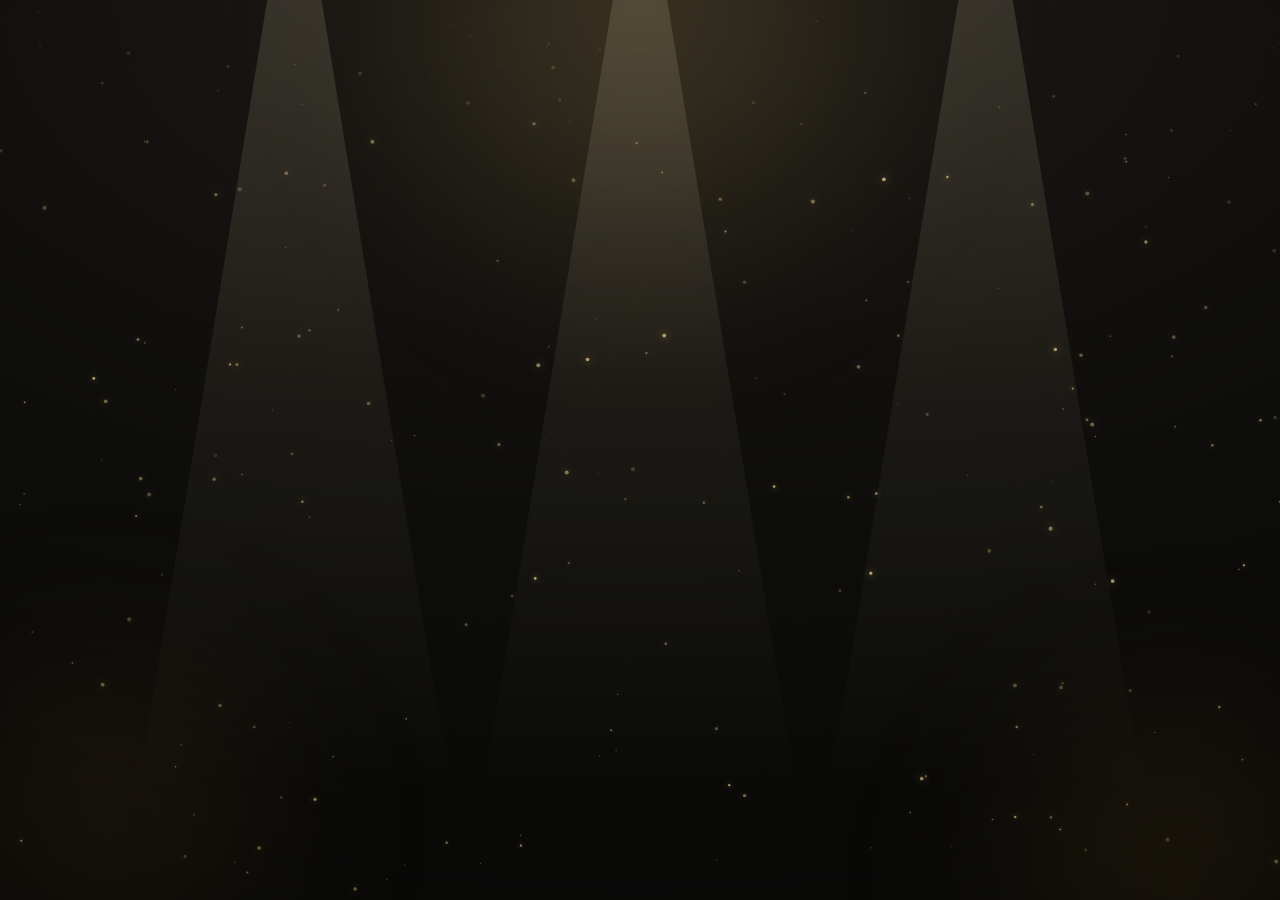
<file: ier-background.html>
<!doctype html>
<html lang="en">
<head>
<meta charset="utf-8">
<meta name="viewport" content="width=device-width, initial-scale=1">
<title>IER Gold Background</title>
<style>
html,body{margin:0;height:100%;background:#090908;overflow:hidden}

.ier-bg{position:fixed;inset:0;overflow:hidden;pointer-events:none;
  background:radial-gradient(120% 90% at 50% 0%,#1d1b17 0%,#100f0d 50%,#090908 100%)}
.ier-bg *{box-sizing:border-box}
.ier-bg canvas{position:absolute;inset:0;width:100%;height:100%;z-index:3}

/* soft gold glows */
.ier-bg__blob{position:absolute;border-radius:50%;filter:blur(80px);opacity:0;z-index:1;
  animation:ier-in 3s ease forwards, ier-drift 24s ease-in-out infinite alternate}
.ier-bg__blob--1{width:48vmax;height:48vmax;left:50%;top:-22vmax;margin-left:-24vmax;
  background:radial-gradient(closest-side,rgba(217,180,90,.20),transparent)}
.ier-bg__blob--2{width:36vmax;height:36vmax;right:-10vmax;bottom:-16vmax;
  background:radial-gradient(closest-side,rgba(168,121,42,.18),transparent);animation-delay:.6s,-8s}
.ier-bg__blob--3{width:36vmax;height:36vmax;left:-10vmax;bottom:-12vmax;
  background:radial-gradient(closest-side,rgba(168,121,42,.15),transparent);animation-delay:1.2s,-15s}
@keyframes ier-in{to{opacity:1}}
@keyframes ier-drift{0%{transform:translate(0,0) scale(1)}50%{transform:translate(-3vmax,2vmax) scale(1.08)}100%{transform:translate(3vmax,-2vmax) scale(.95)}}

/* swaying spotlights */
.ier-bg__beam{position:absolute;top:-8%;width:30vmax;height:120%;z-index:2;transform-origin:50% 0;mix-blend-mode:screen;
  background:linear-gradient(180deg,rgba(255,236,196,.15) 0%,rgba(255,225,170,.05) 45%,transparent 80%);
  clip-path:polygon(46% 0,54% 0,100% 100%,0 100%);opacity:0;
  animation:ier-flick 1.8s ease forwards, ier-sway 15s ease-in-out infinite alternate}
.ier-bg__beam--1{left:8%;animation-delay:.3s,-2s}
.ier-bg__beam--2{left:50%;margin-left:-15vmax;animation-delay:.7s,-7s}
.ier-bg__beam--3{right:8%;animation-delay:1.1s,-11s}
@keyframes ier-flick{0%{opacity:0}12%{opacity:.8}18%{opacity:.15}28%{opacity:.9}36%{opacity:.35}50%,100%{opacity:1}}
@keyframes ier-sway{0%{transform:rotate(-6deg)}100%{transform:rotate(6deg)}}

/* fine gold lines */
.ier-bg__lines{position:absolute;inset:0;z-index:2;opacity:.5;
  background:repeating-linear-gradient(115deg,transparent 0 140px,rgba(217,180,90,.035) 140px 141px);
  -webkit-mask-image:radial-gradient(70% 70% at 50% 40%,#000,transparent);
          mask-image:radial-gradient(70% 70% at 50% 40%,#000,transparent)}

/* diagonal sheen */
.ier-bg__sheen{position:absolute;inset:-30%;z-index:4;
  background:linear-gradient(115deg,transparent 45%,rgba(255,236,190,.05) 50%,transparent 55%);
  transform:translateX(-60%);animation:ier-sweep 11s 3s ease-in-out infinite}
@keyframes ier-sweep{0%{transform:translateX(-60%)}30%,100%{transform:translateX(60%)}}

/* soft vignette */
.ier-bg__vignette{position:absolute;inset:0;z-index:5;
  background:radial-gradient(120% 100% at 50% 40%,transparent 55%,rgba(5,5,4,.75) 100%)}

@media (prefers-reduced-motion:reduce){
  .ier-bg *{animation:none!important;opacity:1!important}
  .ier-bg__sheen{display:none}
}
</style>
</head>
<body>

<div class="ier-bg" aria-hidden="true">
  <div class="ier-bg__blob ier-bg__blob--1"></div>
  <div class="ier-bg__blob ier-bg__blob--2"></div>
  <div class="ier-bg__blob ier-bg__blob--3"></div>
  <div class="ier-bg__lines"></div>
  <div class="ier-bg__beam ier-bg__beam--1"></div>
  <div class="ier-bg__beam ier-bg__beam--2"></div>
  <div class="ier-bg__beam ier-bg__beam--3"></div>
  <canvas></canvas>
  <div class="ier-bg__sheen"></div>
  <div class="ier-bg__vignette"></div>
</div>

<script>
(function(){
  var root = document.querySelector('.ier-bg');
  var reduce = matchMedia('(prefers-reduced-motion: reduce)').matches;
  var cv = root.querySelector('canvas'), ctx = cv.getContext('2d');
  var W, H, dpr = Math.min(devicePixelRatio || 1, 2), parts = [], running = false, raf, last = 0;

  function spawn(initial){
    return { x: Math.random()*W, y: initial ? Math.random()*H : H + 10,
      r: .4 + Math.random()*1.7, vy: -(.1 + Math.random()*.4), vx: (Math.random()-.5)*.15,
      t: Math.random()*6.28, ts: .008 + Math.random()*.025, a: .35 + Math.random()*.65 };
  }
  function init(){
    var r = root.getBoundingClientRect(); W = r.width; H = r.height;
    cv.width = W*dpr; cv.height = H*dpr; ctx.setTransform(dpr,0,0,dpr,0,0);
    var n = Math.min(280, Math.round(W*H/5000)); parts = [];
    for (var i=0;i<n;i++) parts.push(spawn(true));
    if (reduce) draw(0);
  }
  function draw(k){
    ctx.clearRect(0,0,W,H);
    for (var i=0;i<parts.length;i++){
      var p = parts[i];
      p.x += p.vx*k; p.y += p.vy*k; p.t += p.ts*k;
      if (p.y < -10) { parts[i] = spawn(false); continue; }
      var a = p.a * (.3 + .7*Math.abs(Math.sin(p.t))) * Math.min(1, p.y/(H*.2));
      ctx.beginPath(); ctx.arc(p.x,p.y,p.r,0,6.283);
      ctx.fillStyle = 'rgba(240,210,140,'+(a*.8).toFixed(3)+')';
      ctx.shadowColor = 'rgba(255,215,140,.9)'; ctx.shadowBlur = p.r*5;
      ctx.fill();
    }
  }
  function frame(ts){
    var k = last ? Math.min(3,(ts-last)/16.7) : 1; last = ts;
    draw(k); raf = requestAnimationFrame(frame);
  }
  function start(){ if(!running && !reduce){ running = true; last = 0; raf = requestAnimationFrame(frame); } }
  function stop(){ running = false; cancelAnimationFrame(raf); }

  init();
  new ResizeObserver(init).observe(root);
  document.addEventListener('visibilitychange', function(){ document.hidden ? stop() : start(); });
  start();
})();
</script>
</body>
</html>
</file>
<file: styles.css>
:root {
  --bg-obsidian: rgba(11, 11, 10, 0.72);
  --bg-surface: rgba(18, 18, 16, 0.84);
  --bg-elevated: rgba(26, 24, 21, 0.88);
  --bg-input: rgba(12, 12, 10, 0.85);
  --bg-hover: rgba(34, 32, 28, 0.92);

  --text-primary: #f3f0e8;
  --text-secondary: #a09a8e;
  --text-muted: #686359;
  --text-inverse: #0b0b0a;

  --gold-primary: #d8b467;
  --gold-hover: #e3c37b;
  --gold-muted: #9e8247;
  --gold-tint: rgba(216, 180, 103, 0.09);
  --gold-border: rgba(216, 180, 103, 0.28);

  --border-subtle: #22201c;
  --border-strong: #302d27;

  --spot-up: #46a76f;
  --spot-up-bg: rgba(70, 167, 111, 0.12);

  --font-sans: 'Plus Jakarta Sans', -apple-system, BlinkMacSystemFont, 'Segoe UI', Roboto, sans-serif;
  --font-serif: 'Instrument Serif', Georgia, serif;
  --font-mono: 'JetBrains Mono', ui-monospace, SFMono-Regular, Menlo, monospace;

  --container-max: 1260px;
  --radius-sm: 6px;
  --radius-md: 10px;
  --radius-lg: 14px;
}

*, *::before, *::after {
  box-sizing: border-box;
  margin: 0;
  padding: 0;
}

html {
  scroll-behavior: smooth;
  background-color: var(--bg-obsidian);
  color: var(--text-primary);
  font-family: var(--font-sans);
  -webkit-font-smoothing: antialiased;
  -moz-osx-font-smoothing: grayscale;
}

body {
  background-color: #090908;
  color: var(--text-primary);
  line-height: 1.5;
  overflow-x: hidden;
  position: relative;
}

/* ==========================================
   ULTRA-LIGHTWEIGHT STATIC LUXURY BACKGROUND (0% CPU / FAST LOAD)
   ========================================== */
.vault-bg {
  position: fixed;
  inset: 0;
  pointer-events: none;
  z-index: 0;
  background: 
    radial-gradient(ellipse 80% 50% at 50% -10%, rgba(216, 180, 103, 0.12) 0%, transparent 60%),
    radial-gradient(circle 600px at 85% 90%, rgba(168, 121, 42, 0.08) 0%, transparent 70%),
    radial-gradient(circle 500px at 15% 50%, rgba(216, 180, 103, 0.05) 0%, transparent 70%),
    linear-gradient(180deg, #131210 0%, #0b0b0a 40%, #060605 100%);
}

.vault-bg::after {
  content: '';
  position: absolute;
  inset: 0;
  opacity: 0.22;
  background-image: repeating-linear-gradient(
    115deg,
    transparent 0 120px,
    rgba(216, 180, 103, 0.035) 120px 121px
  );
  mask-image: radial-gradient(70% 70% at 50% 30%, #000, transparent);
  -webkit-mask-image: radial-gradient(70% 70% at 50% 30%, #000, transparent);
}

.page-content {
  position: relative;
  z-index: 2;
}

::selection {
  background: var(--gold-primary);
  color: var(--text-inverse);
}

a {
  color: inherit;
  text-decoration: none;
}

button, input, select, textarea {
  font: inherit;
  color: inherit;
  background: none;
  border: none;
}

button {
  cursor: pointer;
}

.tabular {
  font-variant-numeric: tabular-nums;
  font-feature-settings: "tnum" 1, "zero" 1;
}

.mono {
  font-family: var(--font-mono);
  font-variant-numeric: tabular-nums;
}

.container {
  max-width: var(--container-max);
  margin: 0 auto;
  padding: 0 28px;
}

/* ==========================================
   LIVE SPOT TICKER BAR (TOP STRIP)
   ========================================== */
.spot-strip {
  background: #080807;
  border-bottom: 1px solid var(--border-subtle);
  font-size: 12px;
  color: var(--text-secondary);
}

.spot-strip-inner {
  display: flex;
  align-items: center;
  justify-content: space-between;
  min-height: 38px;
  gap: 16px;
  flex-wrap: wrap;
}

.spot-tickers {
  display: flex;
  align-items: center;
  gap: 24px;
  overflow-x: auto;
  scrollbar-width: none;
}

.spot-tickers::-webkit-scrollbar {
  display: none;
}

.spot-item {
  display: inline-flex;
  align-items: center;
  gap: 8px;
  white-space: nowrap;
}

.spot-dot {
  width: 6px;
  height: 6px;
  border-radius: 50%;
  background: var(--spot-up);
  box-shadow: 0 0 0 3px rgba(70, 167, 111, 0.18);
}

.spot-symbol {
  font-family: var(--font-mono);
  font-weight: 600;
  color: var(--text-primary);
  letter-spacing: 0.02em;
}

.spot-price {
  font-family: var(--font-mono);
  color: var(--gold-primary);
  font-weight: 500;
}

.spot-delta {
  font-family: var(--font-mono);
  font-size: 11px;
  color: var(--spot-up);
  background: var(--spot-up-bg);
  padding: 1px 5px;
  border-radius: 3px;
}

.spot-meta {
  display: flex;
  align-items: center;
  gap: 16px;
  font-size: 12px;
}

.spot-source {
  color: var(--text-muted);
  font-family: var(--font-mono);
  font-size: 11px;
}

/* ==========================================
   HEADER & NAVIGATION (IRON EAGLE INSPIRED)
   ========================================== */
.site-header {
  position: sticky;
  top: 0;
  z-index: 50;
  background: rgba(11, 11, 10, 0.94);
  backdrop-filter: blur(10px);
  border-bottom: 1px solid var(--border-subtle);
}

.header-top {
  display: flex;
  align-items: center;
  justify-content: space-between;
  padding: 18px 0;
  gap: 20px;
}

.brand-mark {
  display: inline-flex;
  align-items: center;
  gap: 14px;
  group: brand;
}

.hallmark-stamp {
  display: flex;
  align-items: center;
  justify-content: center;
  width: 42px;
  height: 42px;
  border: 1px solid var(--gold-border);
  border-radius: var(--radius-sm);
  background: linear-gradient(180deg, rgba(216, 180, 103, 0.1), rgba(216, 180, 103, 0.02));
  color: var(--gold-primary);
  font-family: var(--font-mono);
  font-size: 11px;
  font-weight: 600;
  line-height: 1.1;
  text-align: center;
  letter-spacing: -0.02em;
  flex-shrink: 0;
}

.brand-text-wrap {
  display: flex;
  flex-direction: column;
}

.brand-title {
  font-size: 14px;
  font-weight: 700;
  letter-spacing: 0.11em;
  text-transform: uppercase;
  color: var(--gold-primary);
  outline: none;
  border-bottom: 1px dashed transparent;
  transition: border-color 0.15s ease;
}

.brand-title:hover,
.brand-title:focus {
  border-bottom-color: var(--gold-muted);
}

.brand-subtitle {
  font-size: 11px;
  letter-spacing: 0.14em;
  text-transform: uppercase;
  color: var(--text-secondary);
  margin-top: 2px;
}

.header-actions {
  display: flex;
  align-items: center;
  gap: 14px;
}

.lang-switch,
.currency-switch {
  display: inline-flex;
  align-items: center;
  background: var(--bg-surface);
  border: 1px solid var(--border-subtle);
  border-radius: var(--radius-sm);
  padding: 2px;
}

.switch-btn {
  padding: 5px 9px;
  font-size: 12px;
  font-weight: 600;
  color: var(--text-secondary);
  border-radius: 4px;
  transition: all 0.15s ease;
  font-family: var(--font-mono);
}

.switch-btn.active {
  background: var(--bg-hover);
  color: var(--text-primary);
}

.switch-btn:hover:not(.active) {
  color: var(--text-primary);
}

.btn-gold {
  display: inline-flex;
  align-items: center;
  justify-content: center;
  gap: 10px;
  background: var(--gold-primary);
  color: var(--text-inverse);
  font-weight: 700;
  font-size: 14px;
  padding: 12px 22px;
  border-radius: var(--radius-md);
  transition: background-color 0.15s ease, transform 0.1s ease;
  white-space: nowrap;
}

.btn-gold:hover {
  background: var(--gold-hover);
}

.btn-gold:active {
  transform: translateY(1px);
}

.btn-outline-gold {
  display: inline-flex;
  align-items: center;
  justify-content: center;
  gap: 10px;
  background: transparent;
  color: var(--gold-primary);
  border: 1px solid var(--gold-border);
  font-weight: 600;
  font-size: 14px;
  padding: 12px 22px;
  border-radius: var(--radius-md);
  transition: background-color 0.15s ease, border-color 0.15s ease;
  white-space: nowrap;
}

.btn-outline-gold:hover {
  background: var(--gold-tint);
  border-color: var(--gold-primary);
}

.header-nav-bar {
  border-top: 1px solid var(--border-subtle);
}

.header-nav {
  display: flex;
  align-items: center;
  justify-content: space-between;
  padding: 13px 0;
  gap: 24px;
  overflow-x: auto;
  scrollbar-width: none;
}

.header-nav::-webkit-scrollbar {
  display: none;
}

.nav-link {
  font-size: 14px;
  font-weight: 500;
  color: var(--text-secondary);
  white-space: nowrap;
  transition: color 0.15s ease;
}

.nav-link:hover {
  color: var(--text-primary);
}

/* ==========================================
   HERO SECTION (2-COLUMN ASYMMETRIC SPLIT)
   ========================================== */
.hero-section {
  padding: 64px 0 76px;
  border-bottom: 1px solid var(--border-subtle);
}

.hero-grid {
  display: grid;
  grid-template-columns: 1.05fr 0.95fr;
  gap: 56px;
  align-items: center;
}

.hero-eyebrow {
  display: inline-flex;
  align-items: center;
  gap: 8px;
  color: var(--gold-primary);
  font-size: 14px;
  font-weight: 600;
  margin-bottom: 20px;
  letter-spacing: -0.01em;
}

.hero-title {
  font-size: clamp(40px, 5.2vw, 66px);
  font-weight: 800;
  line-height: 1.03;
  letter-spacing: -0.035em;
  color: var(--text-primary);
  margin-bottom: 24px;
}

.hero-lead {
  font-size: 18px;
  line-height: 1.6;
  color: var(--text-secondary);
  max-width: 560px;
  margin-bottom: 32px;
  font-weight: 400;
}

.hero-cta-row {
  display: flex;
  align-items: center;
  gap: 14px;
  flex-wrap: wrap;
  margin-bottom: 28px;
}

.hero-cta-row .btn-gold,
.hero-cta-row .btn-outline-gold {
  padding: 15px 26px;
  font-size: 15px;
}

.hero-trust-row {
  display: flex;
  align-items: center;
  gap: 24px;
  flex-wrap: wrap;
  margin-bottom: 34px;
  font-size: 14px;
  color: var(--text-secondary);
}

.trust-item {
  display: inline-flex;
  align-items: center;
  gap: 8px;
}

.trust-check {
  color: var(--gold-primary);
  font-weight: 700;
}

.hero-location-link {
  display: inline-flex;
  align-items: center;
  gap: 10px;
  font-size: 14px;
  color: var(--text-secondary);
  transition: color 0.15s ease;
}

.hero-location-link:hover {
  color: var(--text-primary);
}

.hero-location-text {
  text-decoration: underline;
  text-underline-offset: 4px;
  text-decoration-color: var(--border-strong);
}

.hero-location-link:hover .hero-location-text {
  text-decoration-color: var(--gold-primary);
}

/* HERO VISUAL CARD */
.hero-visual-card {
  position: relative;
  border-radius: var(--radius-lg);
  overflow: hidden;
  background: var(--bg-surface);
  border: 1px solid var(--border-strong);
  aspect-ratio: 1.05 / 1;
  display: flex;
  flex-direction: column;
  justify-content: space-between;
  box-shadow: 0 24px 60px rgba(0, 0, 0, 0.65);
}

.hero-visual-img {
  position: absolute;
  inset: 0;
  width: 100%;
  height: 100%;
  object-fit: cover;
  object-position: center;
  filter: contrast(1.03) brightness(0.92);
}

.hero-visual-overlay {
  position: absolute;
  inset: 0;
  background: linear-gradient(
    180deg,
    rgba(11, 11, 10, 0.35) 0%,
    rgba(11, 11, 10, 0.05) 42%,
    rgba(11, 11, 10, 0.72) 78%,
    rgba(11, 11, 10, 0.95) 100%
  );
  z-index: 1;
}

.hero-visual-top {
  position: relative;
  z-index: 2;
  display: flex;
  justify-content: space-between;
  align-items: flex-start;
  padding: 22px 24px;
}

.assay-badge {
  display: inline-flex;
  align-items: center;
  gap: 8px;
  background: rgba(11, 11, 10, 0.82);
  backdrop-filter: blur(8px);
  border: 1px solid rgba(216, 180, 103, 0.25);
  padding: 7px 12px;
  border-radius: var(--radius-sm);
  font-family: var(--font-mono);
  font-size: 11px;
  color: var(--text-primary);
}

.assay-badge-gold {
  color: var(--gold-primary);
  font-weight: 600;
}

.hero-visual-bottom {
  position: relative;
  z-index: 2;
  padding: 28px 26px;
  display: flex;
  align-items: flex-end;
  justify-content: space-between;
  gap: 16px;
  flex-wrap: wrap;
}

.hero-visual-caption h3 {
  font-size: 22px;
  font-weight: 700;
  letter-spacing: -0.02em;
  color: var(--text-primary);
  margin-bottom: 4px;
}

.hero-visual-caption p {
  font-size: 14px;
  color: var(--text-secondary);
}

.hero-live-scale-pill {
  background: rgba(14, 14, 12, 0.9);
  border: 1px solid var(--border-strong);
  border-radius: var(--radius-sm);
  padding: 10px 14px;
  text-align: right;
}

.scale-pill-label {
  font-size: 10px;
  text-transform: uppercase;
  letter-spacing: 0.08em;
  color: var(--text-muted);
  display: block;
}

.scale-pill-value {
  font-family: var(--font-mono);
  font-size: 15px;
  font-weight: 600;
  color: var(--gold-primary);
}

/* ==========================================
   KEY METRICS / ASSAY GUARANTEES LEDGER
   ========================================== */
.ledger-strip {
  border-bottom: 1px solid var(--border-subtle);
  background: var(--bg-surface);
}

.ledger-grid {
  display: grid;
  grid-template-columns: repeat(4, 1fr);
}

.ledger-cell {
  padding: 26px 24px;
  border-right: 1px solid var(--border-subtle);
}

.ledger-cell:last-child {
  border-right: none;
}

.ledger-num {
  font-family: var(--font-mono);
  font-size: 22px;
  font-weight: 600;
  color: var(--gold-primary);
  margin-bottom: 6px;
  letter-spacing: -0.02em;
}

.ledger-title {
  font-size: 14px;
  font-weight: 600;
  color: var(--text-primary);
  margin-bottom: 4px;
}

.ledger-desc {
  font-size: 13px;
  color: var(--text-secondary);
  line-height: 1.45;
}

/* ==========================================
   SECTION HEADERS
   ========================================== */
.section {
  padding: 84px 0;
  border-bottom: 1px solid var(--border-subtle);
}

.section-header {
  display: flex;
  align-items: flex-end;
  justify-content: space-between;
  gap: 24px;
  margin-bottom: 44px;
  flex-wrap: wrap;
}

.section-kicker {
  font-family: var(--font-mono);
  font-size: 12px;
  text-transform: uppercase;
  letter-spacing: 0.1em;
  color: var(--gold-primary);
  margin-bottom: 10px;
  display: block;
}

.section-title {
  font-size: clamp(28px, 3.4vw, 42px);
  font-weight: 800;
  letter-spacing: -0.03em;
  line-height: 1.1;
  color: var(--text-primary);
}

.section-subtitle {
  font-size: 15px;
  color: var(--text-secondary);
  max-width: 480px;
  line-height: 1.55;
}

/* ==========================================
   INTERACTIVE CALCULATOR DESK
   ========================================== */
.calc-shell {
  background: var(--bg-surface);
  border: 1px solid var(--border-strong);
  border-radius: var(--radius-lg);
  overflow: hidden;
}

.calc-tabs {
  display: grid;
  grid-template-columns: repeat(3, 1fr);
  border-bottom: 1px solid var(--border-subtle);
  background: var(--bg-obsidian);
}

.calc-tab {
  padding: 18px 24px;
  text-align: left;
  border-right: 1px solid var(--border-subtle);
  transition: background-color 0.15s ease;
  display: flex;
  align-items: center;
  justify-content: space-between;
  gap: 12px;
}

.calc-tab:last-child {
  border-right: none;
}

.calc-tab:hover:not(.active) {
  background: rgba(255, 255, 255, 0.02);
}

.calc-tab.active {
  background: var(--bg-surface);
  box-shadow: inset 0 2px 0 var(--gold-primary);
}

.calc-tab-title {
  font-size: 15px;
  font-weight: 700;
  color: var(--text-secondary);
  display: block;
}

.calc-tab.active .calc-tab-title {
  color: var(--text-primary);
}

.calc-tab-sub {
  font-size: 12px;
  color: var(--text-muted);
  font-family: var(--font-mono);
  margin-top: 2px;
  display: block;
}

.calc-tab-tag {
  font-family: var(--font-mono);
  font-size: 11px;
  padding: 3px 8px;
  border-radius: 4px;
  background: var(--bg-elevated);
  color: var(--text-secondary);
  border: 1px solid var(--border-subtle);
}

.calc-tab.active .calc-tab-tag {
  background: var(--gold-tint);
  color: var(--gold-primary);
  border-color: var(--gold-border);
}

.calc-body {
  display: grid;
  grid-template-columns: 1.18fr 0.82fr;
}

.calc-controls {
  padding: 36px;
  border-right: 1px solid var(--border-subtle);
}

.control-group {
  margin-bottom: 28px;
}

.control-group:last-child {
  margin-bottom: 0;
}

.control-label-row {
  display: flex;
  justify-content: space-between;
  align-items: baseline;
  margin-bottom: 12px;
}

.control-label {
  font-size: 13px;
  font-weight: 600;
  text-transform: uppercase;
  letter-spacing: 0.06em;
  color: var(--text-secondary);
}

.control-hint {
  font-family: var(--font-mono);
  font-size: 12px;
  color: var(--text-muted);
}

/* KARAT SELECTOR GRID */
.karat-grid {
  display: grid;
  grid-template-columns: repeat(6, 1fr);
  gap: 8px;
}

.karat-btn {
  background: var(--bg-input);
  border: 1px solid var(--border-subtle);
  border-radius: var(--radius-sm);
  padding: 12px 8px;
  text-align: center;
  transition: all 0.15s ease;
  display: flex;
  flex-direction: column;
  align-items: center;
  gap: 3px;
}

.karat-btn:hover {
  border-color: var(--border-strong);
  background: var(--bg-elevated);
}

.karat-btn.active {
  background: var(--gold-tint);
  border-color: var(--gold-primary);
}

.karat-main {
  font-family: var(--font-mono);
  font-size: 15px;
  font-weight: 700;
  color: var(--text-primary);
}

.karat-btn.active .karat-main {
  color: var(--gold-primary);
}

.karat-sub {
  font-size: 11px;
  color: var(--text-muted);
  font-family: var(--font-mono);
}

/* ITEM CATEGORY PILLS */
.category-pills {
  display: grid;
  grid-template-columns: repeat(2, 1fr);
  gap: 10px;
}

.cat-pill {
  background: var(--bg-input);
  border: 1px solid var(--border-subtle);
  border-radius: var(--radius-sm);
  padding: 13px 16px;
  text-align: left;
  transition: all 0.15s ease;
  display: flex;
  justify-content: space-between;
  align-items: center;
}

.cat-pill:hover {
  border-color: var(--border-strong);
}

.cat-pill.active {
  background: var(--gold-tint);
  border-color: var(--gold-primary);
}

.cat-pill-name {
  font-size: 14px;
  font-weight: 600;
  color: var(--text-primary);
}

.cat-pill-rate {
  font-family: var(--font-mono);
  font-size: 12px;
  color: var(--gold-primary);
}

/* WEIGHT INPUT & SLIDER */
.weight-box {
  background: var(--bg-input);
  border: 1px solid var(--border-subtle);
  border-radius: var(--radius-md);
  padding: 18px 20px;
}

.weight-top-row {
  display: flex;
  align-items: center;
  justify-content: space-between;
  gap: 16px;
  margin-bottom: 16px;
}

.weight-input-wrap {
  display: flex;
  align-items: baseline;
  gap: 8px;
}

.weight-number-input {
  font-family: var(--font-mono);
  font-size: 32px;
  font-weight: 700;
  color: var(--text-primary);
  width: 140px;
  border-bottom: 1px solid var(--border-strong);
  padding-bottom: 2px;
  outline: none;
}

.weight-number-input:focus {
  border-bottom-color: var(--gold-primary);
}

.weight-unit-label {
  font-family: var(--font-mono);
  font-size: 14px;
  color: var(--text-secondary);
}

.weight-presets {
  display: flex;
  gap: 6px;
  flex-wrap: wrap;
}

.preset-chip {
  font-family: var(--font-mono);
  font-size: 11px;
  padding: 5px 10px;
  background: var(--bg-elevated);
  border: 1px solid var(--border-subtle);
  border-radius: 4px;
  color: var(--text-secondary);
  transition: all 0.15s ease;
}

.preset-chip:hover {
  color: var(--text-primary);
  border-color: var(--gold-border);
}

.range-slider {
  -webkit-appearance: none;
  appearance: none;
  width: 100%;
  height: 5px;
  background: var(--border-strong);
  border-radius: 3px;
  outline: none;
}

.range-slider::-webkit-slider-thumb {
  -webkit-appearance: none;
  appearance: none;
  width: 20px;
  height: 20px;
  border-radius: 50%;
  background: var(--gold-primary);
  border: 2px solid var(--bg-obsidian);
  cursor: pointer;
  box-shadow: 0 2px 6px rgba(0, 0, 0, 0.5);
}

/* WATCH CALCULATOR CONTROLS */
.watch-select-grid {
  display: grid;
  grid-template-columns: 1fr 1fr;
  gap: 14px;
}

.custom-select {
  width: 100%;
  background: var(--bg-input);
  border: 1px solid var(--border-subtle);
  border-radius: var(--radius-sm);
  padding: 13px 14px;
  font-size: 14px;
  color: var(--text-primary);
  outline: none;
  cursor: pointer;
}

.custom-select:focus {
  border-color: var(--gold-primary);
}

/* CALCULATOR RECEIPT / ASSAY SUMMARY (RIGHT PANEL) */
.calc-receipt {
  padding: 36px;
  background: linear-gradient(180deg, #151412 0%, #10100e 100%);
  display: flex;
  flex-direction: column;
  justify-content: space-between;
}

.receipt-header {
  display: flex;
  justify-content: space-between;
  align-items: center;
  padding-bottom: 18px;
  border-bottom: 1px solid var(--border-subtle);
  margin-bottom: 20px;
}

.receipt-title {
  font-family: var(--font-mono);
  font-size: 12px;
  text-transform: uppercase;
  letter-spacing: 0.08em;
  color: var(--text-secondary);
}

.receipt-status {
  display: inline-flex;
  align-items: center;
  gap: 6px;
  font-family: var(--font-mono);
  font-size: 11px;
  color: var(--spot-up);
}

.receipt-rows {
  display: flex;
  flex-direction: column;
  gap: 12px;
  margin-bottom: 24px;
}

.receipt-row {
  display: flex;
  justify-content: space-between;
  align-items: baseline;
  font-size: 13px;
}

.receipt-row-label {
  color: var(--text-secondary);
}

.receipt-row-val {
  font-family: var(--font-mono);
  color: var(--text-primary);
  font-weight: 500;
}

.receipt-payout-box {
  background: var(--bg-obsidian);
  border: 1px solid var(--gold-border);
  border-radius: var(--radius-md);
  padding: 22px;
  margin-bottom: 16px;
}

.payout-label {
  font-size: 12px;
  text-transform: uppercase;
  letter-spacing: 0.08em;
  color: var(--gold-primary);
  margin-bottom: 6px;
  display: block;
  font-weight: 600;
}

.payout-amount {
  font-family: var(--font-mono);
  font-size: clamp(30px, 3.2vw, 40px);
  font-weight: 700;
  color: var(--text-primary);
  letter-spacing: -0.03em;
  line-height: 1.1;
}

.payout-sub {
  font-size: 12px;
  color: var(--text-secondary);
  margin-top: 8px;
  display: flex;
  justify-content: space-between;
}

.loan-alternative-box {
  background: rgba(255, 255, 255, 0.02);
  border: 1px solid var(--border-subtle);
  border-radius: var(--radius-sm);
  padding: 13px 16px;
  margin-bottom: 22px;
  display: flex;
  justify-content: space-between;
  align-items: center;
  gap: 12px;
}

.loan-alt-text {
  font-size: 12px;
  color: var(--text-secondary);
}

.loan-alt-text strong {
  color: var(--text-primary);
  display: block;
  font-size: 13px;
}

.loan-alt-val {
  font-family: var(--font-mono);
  font-size: 14px;
  font-weight: 600;
  color: var(--gold-primary);
  white-space: nowrap;
}

.receipt-actions {
  display: flex;
  flex-direction: column;
  gap: 10px;
}

.receipt-actions .btn-gold,
.receipt-actions .btn-outline-gold {
  width: 100%;
}

.receipt-footnote {
  font-size: 11px;
  color: var(--text-muted);
  margin-top: 12px;
  line-height: 1.45;
}

/* ==========================================
   LIVE BUYING RATES BOARD (PRICE PER GRAM)
   ========================================== */
.rates-table-wrap {
  border: 1px solid var(--border-strong);
  border-radius: var(--radius-md);
  overflow-x: auto;
  background: var(--bg-surface);
}

.rates-table {
  width: 100%;
  border-collapse: collapse;
  text-align: left;
  min-width: 720px;
}

.rates-table th {
  background: var(--bg-obsidian);
  padding: 15px 20px;
  font-family: var(--font-mono);
  font-size: 11px;
  text-transform: uppercase;
  letter-spacing: 0.08em;
  color: var(--text-secondary);
  border-bottom: 1px solid var(--border-strong);
  font-weight: 600;
}

.rates-table td {
  padding: 18px 20px;
  border-bottom: 1px solid var(--border-subtle);
  font-size: 14px;
}

.rates-table tr:last-child td {
  border-bottom: none;
}

.rates-table tr:hover td {
  background: rgba(216, 180, 103, 0.03);
}

.purity-pill {
  display: inline-flex;
  align-items: center;
  gap: 8px;
  font-family: var(--font-mono);
  font-weight: 700;
  color: var(--text-primary);
}

.purity-karat {
  font-size: 11px;
  font-weight: 500;
  color: var(--gold-primary);
  background: var(--gold-tint);
  border: 1px solid var(--gold-border);
  padding: 2px 7px;
  border-radius: 4px;
}

.rate-price-std {
  font-family: var(--font-mono);
  font-size: 15px;
  font-weight: 600;
  color: var(--text-primary);
}

.rate-price-vip {
  font-family: var(--font-mono);
  font-size: 15px;
  font-weight: 700;
  color: var(--gold-primary);
}

.rate-action-link {
  font-family: var(--font-mono);
  font-size: 12px;
  color: var(--gold-primary);
  text-decoration: underline;
  text-underline-offset: 4px;
  cursor: pointer;
}

/* ==========================================
   WHAT WE BUY & COLLATERAL LOANS (4 COLUMNS)
   ========================================== */
.categories-grid {
  display: grid;
  grid-template-columns: repeat(2, 1fr);
  border: 1px solid var(--border-strong);
  border-radius: var(--radius-md);
  overflow: hidden;
  background: var(--bg-surface);
}

.category-card {
  padding: 36px;
  border-right: 1px solid var(--border-subtle);
  border-bottom: 1px solid var(--border-subtle);
  display: flex;
  flex-direction: column;
  justify-content: space-between;
  gap: 24px;
}

.category-card:nth-child(2n) {
  border-right: none;
}

.category-card:nth-last-child(-n+2) {
  border-bottom: none;
}

.cat-index {
  font-family: var(--font-mono);
  font-size: 12px;
  color: var(--gold-primary);
  margin-bottom: 14px;
  display: block;
}

.cat-title {
  font-size: 24px;
  font-weight: 700;
  letter-spacing: -0.02em;
  color: var(--text-primary);
  margin-bottom: 12px;
}

.cat-desc {
  font-size: 15px;
  color: var(--text-secondary);
  line-height: 1.6;
  margin-bottom: 20px;
}

.cat-specs {
  border-top: 1px solid var(--border-subtle);
  padding-top: 16px;
  display: flex;
  flex-direction: column;
  gap: 8px;
}

.cat-spec-item {
  display: flex;
  justify-content: space-between;
  font-size: 13px;
  gap: 12px;
}

.cat-spec-key {
  color: var(--text-muted);
}

.cat-spec-val {
  color: var(--text-primary);
  font-family: var(--font-mono);
  font-size: 12px;
  text-align: right;
}

/* ==========================================
   PROTOCOL & COMPARISON (HOW WE APPRAISE)
   ========================================== */
.protocol-split {
  display: grid;
  grid-template-columns: 1fr 1fr;
  gap: 40px;
  align-items: start;
}

.steps-list {
  border: 1px solid var(--border-strong);
  border-radius: var(--radius-md);
  background: var(--bg-surface);
  overflow: hidden;
}

.step-row {
  padding: 26px 28px;
  border-bottom: 1px solid var(--border-subtle);
  display: grid;
  grid-template-columns: 52px 1fr;
  gap: 16px;
}

.step-row:last-child {
  border-bottom: none;
}

.step-num {
  font-family: var(--font-mono);
  font-size: 13px;
  font-weight: 700;
  color: var(--gold-primary);
  background: var(--gold-tint);
  border: 1px solid var(--gold-border);
  width: 38px;
  height: 38px;
  border-radius: var(--radius-sm);
  display: flex;
  align-items: center;
  justify-content: center;
}

.step-title {
  font-size: 17px;
  font-weight: 700;
  color: var(--text-primary);
  margin-bottom: 6px;
}

.step-text {
  font-size: 14px;
  color: var(--text-secondary);
  line-height: 1.55;
}

.comparison-card {
  border: 1px solid var(--border-strong);
  border-radius: var(--radius-md);
  background: var(--bg-surface);
  padding: 32px;
}

.comp-header {
  padding-bottom: 20px;
  border-bottom: 1px solid var(--border-subtle);
  margin-bottom: 24px;
}

.comp-title {
  font-size: 20px;
  font-weight: 700;
  color: var(--text-primary);
  margin-bottom: 6px;
}

.comp-sub {
  font-size: 13px;
  color: var(--text-secondary);
}

.comp-item {
  padding: 16px 0;
  border-bottom: 1px solid var(--border-subtle);
}

.comp-item:last-child {
  border-bottom: none;
  padding-bottom: 0;
}

.comp-topic {
  font-size: 12px;
  font-family: var(--font-mono);
  text-transform: uppercase;
  letter-spacing: 0.06em;
  color: var(--text-muted);
  margin-bottom: 8px;
}

.comp-vs-grid {
  display: grid;
  grid-template-columns: 1fr 1fr;
  gap: 16px;
}

.comp-bad {
  font-size: 13px;
  color: var(--text-secondary);
  padding-left: 12px;
  border-left: 2px solid #523434;
}

.comp-good {
  font-size: 13px;
  color: var(--text-primary);
  font-weight: 500;
  padding-left: 12px;
  border-left: 2px solid var(--gold-primary);
}

/* ==========================================
   ONLINE PHOTO APPRAISAL & VISIT DESK
   ========================================== */
.contact-grid {
  display: grid;
  grid-template-columns: 1.05fr 0.95fr;
  gap: 40px;
}

.appraisal-form-card {
  background: var(--bg-surface);
  border: 1px solid var(--border-strong);
  border-radius: var(--radius-lg);
  padding: 36px;
}

.form-row-2 {
  display: grid;
  grid-template-columns: 1fr 1fr;
  gap: 16px;
}

.form-field {
  margin-bottom: 18px;
}

.field-label {
  display: block;
  font-size: 12px;
  font-weight: 600;
  text-transform: uppercase;
  letter-spacing: 0.06em;
  color: var(--text-secondary);
  margin-bottom: 8px;
}

.text-input,
.textarea-input {
  width: 100%;
  background: var(--bg-input);
  border: 1px solid var(--border-subtle);
  border-radius: var(--radius-sm);
  padding: 13px 15px;
  font-size: 14px;
  color: var(--text-primary);
  outline: none;
  transition: border-color 0.15s ease;
}

.text-input:focus,
.textarea-input:focus {
  border-color: var(--gold-primary);
}

.upload-dropzone {
  border: 1px dashed var(--border-strong);
  background: var(--bg-input);
  border-radius: var(--radius-sm);
  padding: 18px;
  text-align: center;
  cursor: pointer;
  transition: border-color 0.15s ease, background-color 0.15s ease;
}

.upload-dropzone:hover {
  border-color: var(--gold-primary);
  background: var(--gold-tint);
}

.office-info-card {
  background: var(--bg-surface);
  border: 1px solid var(--border-strong);
  border-radius: var(--radius-lg);
  padding: 36px;
  display: flex;
  flex-direction: column;
  justify-content: space-between;
}

.office-details-list {
  display: flex;
  flex-direction: column;
  gap: 20px;
  margin: 24px 0;
}

.office-detail-row {
  padding-bottom: 18px;
  border-bottom: 1px solid var(--border-subtle);
}

.office-detail-row:last-child {
  border-bottom: none;
  padding-bottom: 0;
}

.office-detail-label {
  font-family: var(--font-mono);
  font-size: 11px;
  text-transform: uppercase;
  letter-spacing: 0.08em;
  color: var(--text-muted);
  margin-bottom: 4px;
}

.office-detail-value {
  font-size: 16px;
  font-weight: 600;
  color: var(--text-primary);
}

.office-detail-sub {
  font-size: 13px;
  color: var(--text-secondary);
  margin-top: 3px;
}

/* ==========================================
   FOOTER
   ========================================== */
.site-footer {
  padding: 44px 0 80px;
  background: #080807;
  color: var(--text-muted);
  font-size: 13px;
}

.footer-inner {
  display: flex;
  justify-content: space-between;
  align-items: center;
  gap: 20px;
  flex-wrap: wrap;
}

/* ==========================================
   MODAL
   ========================================== */
.modal-backdrop {
  position: fixed;
  inset: 0;
  z-index: 100;
  background: rgba(5, 5, 4, 0.82);
  backdrop-filter: blur(6px);
  display: none;
  align-items: center;
  justify-content: center;
  padding: 20px;
}

.modal-backdrop.open {
  display: flex;
}

.modal-card {
  background: var(--bg-surface);
  border: 1px solid var(--gold-border);
  border-radius: var(--radius-lg);
  max-width: 520px;
  width: 100%;
  padding: 32px;
  position: relative;
  box-shadow: 0 28px 70px rgba(0, 0, 0, 0.8);
}

.modal-close {
  position: absolute;
  top: 20px;
  right: 20px;
  width: 32px;
  height: 32px;
  border-radius: 6px;
  border: 1px solid var(--border-subtle);
  color: var(--text-secondary);
  display: flex;
  align-items: center;
  justify-content: center;
}

.modal-close:hover {
  color: var(--text-primary);
  border-color: var(--border-strong);
}

/* ==========================================
   RESPONSIVE BREAKPOINTS (POLISHED MOBILE UX)
   ========================================== */
@media (max-width: 1024px) {
  .hero-grid,
  .calc-body,
  .protocol-split,
  .contact-grid {
    grid-template-columns: 1fr;
  }

  .calc-controls {
    border-right: none;
    border-bottom: 1px solid var(--border-subtle);
  }

  .ledger-grid {
    grid-template-columns: repeat(2, 1fr);
  }

  .ledger-cell:nth-child(2) {
    border-right: none;
  }

  .ledger-cell:nth-child(1),
  .ledger-cell:nth-child(2) {
    border-bottom: 1px solid var(--border-subtle);
  }
}

@media (max-width: 768px) {
  .container {
    padding: 0 16px;
  }

  /* Compact mobile header */
  .header-top {
    padding: 10px 0;
    gap: 12px;
  }

  .brand-mark {
    gap: 10px;
  }

  .hallmark-stamp {
    width: 36px;
    height: 36px;
    font-size: 10px;
  }

  .brand-title {
    font-size: 12px;
    letter-spacing: 0.08em;
  }

  .brand-subtitle {
    font-size: 9px;
    letter-spacing: 0.1em;
  }

  .header-actions {
    gap: 8px;
  }

  .lang-switch .switch-btn {
    padding: 4px 6px;
    font-size: 11px;
  }

  .header-cta-btn {
    padding: 8px 14px;
    font-size: 12px;
  }

  .header-nav {
    padding: 10px 0;
    gap: 16px;
    -webkit-overflow-scrolling: touch;
  }

  .nav-link {
    font-size: 13px;
  }

  /* Hero Mobile */
  .hero-section {
    padding: 24px 0 36px;
  }

  .hero-eyebrow {
    font-size: 12px;
    margin-bottom: 12px;
  }

  .hero-title {
    font-size: clamp(26px, 7.8vw, 38px);
    line-height: 1.1;
    margin-bottom: 16px;
    letter-spacing: -0.025em;
  }

  .hero-lead {
    font-size: 15px;
    line-height: 1.5;
    margin-bottom: 22px;
  }

  .hero-cta-row {
    flex-direction: column;
    width: 100%;
    gap: 10px;
    margin-bottom: 20px;
  }

  .hero-cta-row .btn-gold,
  .hero-cta-row .btn-outline-gold {
    width: 100%;
    padding: 14px;
    font-size: 15px;
    text-align: center;
    justify-content: center;
  }

  .hero-trust-row {
    gap: 8px 14px;
    font-size: 12.5px;
    margin-bottom: 20px;
  }

  .hero-location-link {
    font-size: 12.5px;
  }

  .hero-visual-card {
    aspect-ratio: auto;
    height: 360px;
    margin-top: 8px;
  }

  .hero-visual-top {
    padding: 12px 14px;
    gap: 8px;
    flex-wrap: wrap;
  }

  .assay-badge {
    padding: 5px 8px;
    font-size: 10px;
  }

  .hero-visual-bottom {
    padding: 18px 16px;
  }

  .hero-visual-caption h3 {
    font-size: 18px;
  }

  .hero-visual-caption p {
    font-size: 12px;
  }

  .hero-live-scale-pill {
    padding: 6px 10px;
  }

  .scale-pill-label {
    font-size: 9px;
  }

  .scale-pill-value {
    font-size: 13px;
  }

  /* Guarantees */
  .ledger-grid {
    grid-template-columns: repeat(2, 1fr);
  }

  .ledger-cell {
    padding: 18px 14px;
  }

  .ledger-num {
    font-size: 19px;
    margin-bottom: 4px;
  }

  .ledger-title {
    font-size: 13px;
  }

  .ledger-desc {
    font-size: 12px;
    line-height: 1.45;
  }

  /* Sections */
  .section {
    padding: 48px 0;
  }

  .section-header {
    margin-bottom: 28px;
    gap: 12px;
  }

  .section-title {
    font-size: clamp(24px, 6.5vw, 32px);
  }

  .section-subtitle {
    font-size: 14px;
  }

  /* Calculator Mobile */
  .calc-tabs {
    grid-template-columns: 1fr;
  }

  .calc-tab {
    border-right: none;
    border-bottom: 1px solid var(--border-subtle);
    padding: 12px 16px;
  }

  .calc-tab-title {
    font-size: 14px;
  }

  .calc-tab-sub {
    font-size: 11px;
  }

  .calc-controls {
    padding: 20px 16px;
  }

  .karat-grid {
    grid-template-columns: repeat(3, 1fr);
    gap: 6px;
  }

  .karat-btn {
    padding: 10px 4px;
  }

  .karat-main {
    font-size: 14px;
  }

  .karat-sub {
    font-size: 10px;
  }

  .category-pills,
  .watch-select-grid {
    grid-template-columns: 1fr;
    gap: 8px;
  }

  .cat-pill {
    padding: 11px 14px;
  }

  .weight-box {
    padding: 14px 12px;
  }

  .weight-number-input {
    font-size: 26px;
    width: 100px;
  }

  .weight-presets {
    gap: 4px;
  }

  .preset-chip {
    padding: 5px 8px;
    font-size: 11px;
  }

  .calc-receipt {
    padding: 22px 16px;
  }

  .receipt-payout-box {
    padding: 18px 16px;
  }

  .payout-amount {
    font-size: clamp(26px, 7vw, 36px);
  }

  .loan-alternative-box {
    flex-direction: column;
    align-items: flex-start;
    gap: 8px;
  }

  /* Rates Table Mobile */
  .rates-table-wrap {
    -webkit-overflow-scrolling: touch;
    border-radius: var(--radius-sm);
  }

  .rates-table th,
  .rates-table td {
    padding: 12px 14px;
    font-size: 13px;
  }

  /* Categories & Specs Mobile */
  .categories-grid {
    grid-template-columns: 1fr;
  }

  .category-card {
    padding: 24px 18px;
    border-right: none !important;
    border-bottom: 1px solid var(--border-subtle) !important;
  }

  .cat-title {
    font-size: 20px;
    margin-bottom: 8px;
  }

  .cat-desc {
    font-size: 14px;
    margin-bottom: 16px;
  }

  /* Protocol & Comparison Mobile */
  .step-row {
    padding: 18px 16px;
    grid-template-columns: 38px 1fr;
    gap: 12px;
  }

  .step-num {
    width: 32px;
    height: 32px;
    font-size: 12px;
  }

  .step-title {
    font-size: 15px;
  }

  .step-text {
    font-size: 13px;
  }

  .comparison-card {
    padding: 20px 16px;
  }

  .comp-title {
    font-size: 18px;
  }

  .comp-vs-grid {
    grid-template-columns: 1fr;
    gap: 10px;
  }

  /* Forms & Inputs: 16px prevents iOS auto-zoom */
  .form-row-2 {
    grid-template-columns: 1fr;
    gap: 0;
  }

  .appraisal-form-card,
  .office-info-card {
    padding: 22px 16px;
  }

  .text-input,
  .textarea-input,
  .custom-select {
    font-size: 16px !important;
    padding: 12px 14px;
  }

  .footer-inner {
    flex-direction: column;
    align-items: flex-start;
    gap: 12px;
  }
}

@media (max-width: 480px) {
  .ledger-grid {
    grid-template-columns: 1fr;
  }

  .ledger-cell:nth-child(1) {
    border-bottom: 1px solid var(--border-subtle);
  }

  .header-cta-btn {
    padding: 7px 11px;
    font-size: 11px;
  }
}
</file>
